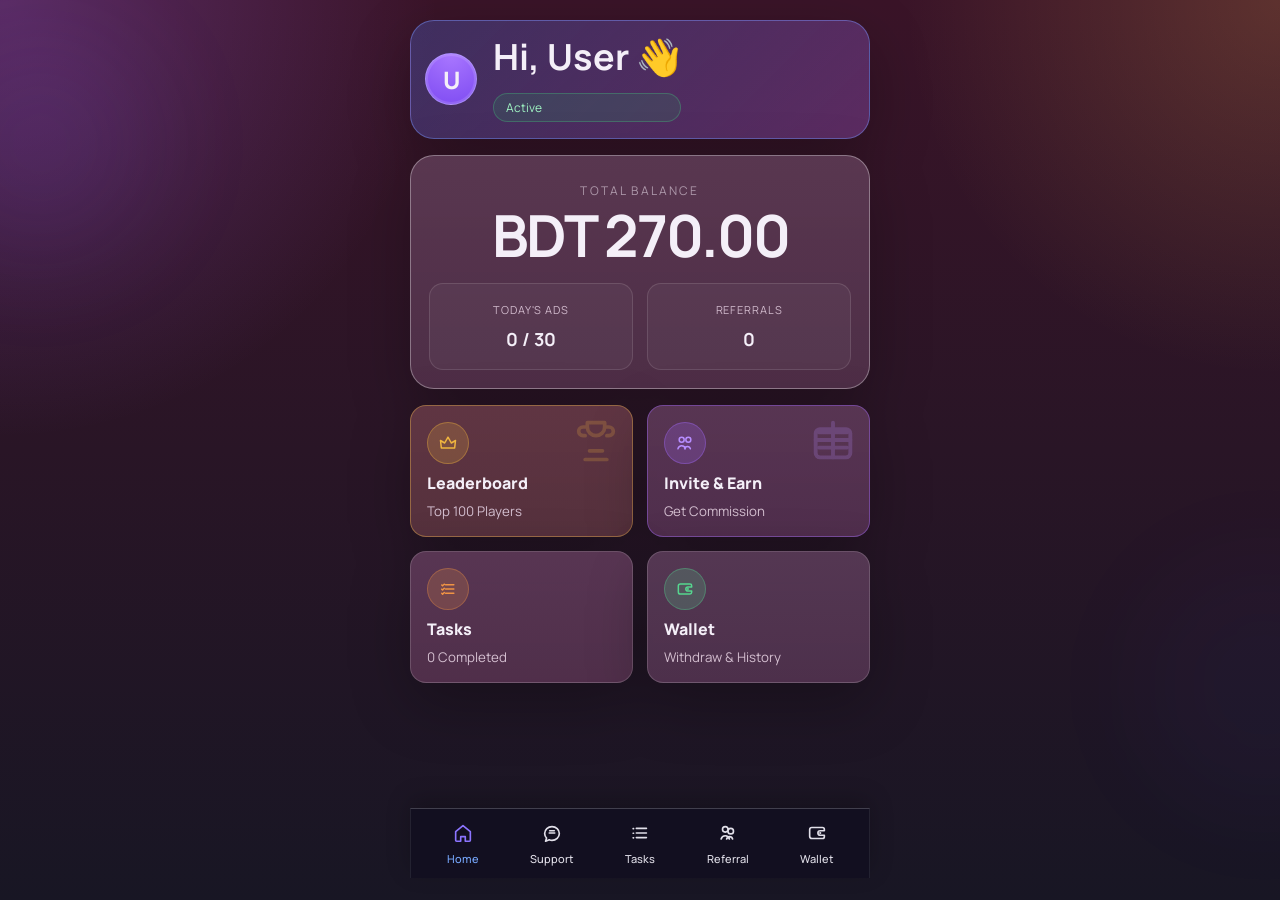
<file: webapp/index.html>
<!DOCTYPE html>
<html lang="en">
<head>
  <meta charset="UTF-8">
  <meta name="viewport" content="width=device-width, initial-scale=1.0, viewport-fit=cover">
  <title>DailyTaskReward Mini App</title>
  <link rel="icon" type="image/png" href="assets/logo.png">
  <link rel="preconnect" href="https://fonts.googleapis.com">
  <link rel="preconnect" href="https://fonts.gstatic.com" crossorigin>
  <link href="https://fonts.googleapis.com/css2?family=Manrope:wght@400;500;700;800&display=swap" rel="stylesheet">
  <link rel="stylesheet" href="styles.css">
  <script src="https://telegram.org/js/telegram-web-app.js"></script>
  <script src='https://libtl.com/sdk.js' data-zone='10728950' data-sdk='show_10728950'></script>
</head>

<body>
  <div class="app-shell">
    <div class="backdrop backdrop-a"></div>
    <div class="backdrop backdrop-b"></div>

    <main class="screen-stack">
      <section class="screen is-active" data-screen="home">
        <header class="hero-card home-hero">
          <div class="profile-chip">
            <div class="avatar" id="avatarInitial">D</div>
            <div class="profile-copy">
              <h1 id="displayName">Hi, User</h1>
              <span class="status-pill" id="statusPill">Active</span>
            </div>
          </div>
        </header>

        <section class="balance-card home-balance">
          <p class="section-kicker">Total Balance</p>
          <h2 class="balance-value" id="balanceValue">BDT 0.00</h2>
          <div class="stats-grid">
            <article class="stat-box">
              <p>Today's Ads</p>
              <strong id="adsToday">0 / 0</strong>
            </article>
            <article class="stat-box">
              <p>Referrals</p>
              <strong id="referralsCount">0</strong>
            </article>
          </div>
        </section>

        <section class="action-grid home-grid">
          <button class="feature-card feature-card-leader" data-action="leaderboard" data-target="home" type="button">
            <span class="feature-icon" aria-hidden="true">
              <svg class="feature-glyph" viewBox="0 0 24 24" fill="none">
                <path d="M4 18h16l1-9-5 3-4-7-4 7-5-3 1 9Z" stroke="currentColor" stroke-width="1.8" stroke-linejoin="round"/>
              </svg>
            </span>
            <span class="feature-watermark" aria-hidden="true">
              <svg class="feature-mark" viewBox="0 0 24 24" fill="none">
                <path d="M7 21h10M9 17h6M8 4h8v2a4 4 0 0 1-8 0V4Zm8 2h2a2 2 0 0 1 0 4h-1M8 6H6a2 2 0 1 0 0 4h1" stroke="currentColor" stroke-width="1.7" stroke-linecap="round" stroke-linejoin="round"/>
              </svg>
            </span>
            <strong>Leaderboard</strong>
            <small>Top 100 Players</small>
          </button>
          <button class="feature-card feature-card-referral" data-action="referral" data-target="referral" type="button">
            <span class="feature-icon" aria-hidden="true">
              <svg class="feature-glyph" viewBox="0 0 24 24" fill="none">
                <path d="M8 11a3 3 0 1 0 0-6 3 3 0 0 0 0 6Zm8 0a3 3 0 1 0 0-6 3 3 0 0 0 0 6ZM3.5 19c.6-2.4 2.7-3.8 4.5-3.8S12 16.6 12.5 19M11.5 19c.45-1.8 2-2.8 3.5-2.8s3.05 1 3.5 2.8" stroke="currentColor" stroke-width="1.8" stroke-linecap="round" stroke-linejoin="round"/>
              </svg>
            </span>
            <span class="feature-watermark" aria-hidden="true">
              <svg class="feature-mark" viewBox="0 0 24 24" fill="none">
                <path d="M12 4v16M4 12h16M5.5 8.5h13M5.5 15.5h13" stroke="currentColor" stroke-width="1.8" stroke-linecap="round"/>
                <rect x="4" y="7" width="16" height="13" rx="2" stroke="currentColor" stroke-width="1.8"/>
              </svg>
            </span>
            <strong>Invite &amp; Earn</strong>
            <small>Get Commission</small>
          </button>
          <button class="feature-card feature-card-tasks" data-action="tasks" data-target="tasks" type="button">
            <span class="feature-icon" aria-hidden="true">
              <svg class="feature-glyph" viewBox="0 0 24 24" fill="none">
                <path d="M9 7h10M9 12h10M9 17h10M4.5 7.2l1 1 2-2M4.5 12.2l1 1 2-2M4.5 17.2l1 1 2-2" stroke="currentColor" stroke-width="1.8" stroke-linecap="round" stroke-linejoin="round"/>
              </svg>
            </span>
            <strong>Tasks</strong>
            <small><span id="homeTasksCompleted">0</span> Completed</small>
          </button>
          <button class="feature-card feature-card-wallet" data-action="wallet" data-target="wallet" type="button">
            <span class="feature-icon" aria-hidden="true">
              <svg class="feature-glyph" viewBox="0 0 24 24" fill="none">
                <path d="M4 8.5A2.5 2.5 0 0 1 6.5 6H18a2 2 0 0 1 2 2v1.5h-4.5a2.5 2.5 0 0 0 0 5H20V16a2 2 0 0 1-2 2H6.5A2.5 2.5 0 0 1 4 15.5v-7Z" stroke="currentColor" stroke-width="1.8" stroke-linejoin="round"/>
                <path d="M15.5 12h.01" stroke="currentColor" stroke-width="2.4" stroke-linecap="round"/>
              </svg>
            </span>
            <strong>Wallet</strong>
            <small>Withdraw &amp; History</small>
          </button>
        </section>
      </section>

      <section class="screen" data-screen="tasks">
        <section class="compact-card mini-balance">
          <div class="mini-balance-row">
            <div class="mini-avatar" id="miniAvatarInitial">D</div>
            <div>
              <p class="micro-label">Total Balance</p>
              <strong class="mini-balance-value" id="tasksBalanceValue">0.00 BDT</strong>
            </div>
          </div>
        </section>

        <section class="compact-card goals-card">
          <div class="row-between">
            <h2 class="panel-title">Daily Goals</h2>
            <span class="goals-counter" id="goalsCounter">0 / 0</span>
          </div>
          <div class="slim-progress">
            <div class="slim-progress-fill" id="goalProgressFill"></div>
          </div>
          <p class="helper-text" id="goalHelperText">You have 0 tasks remaining today</p>
        </section>

        <section class="task-list" id="taskListContainer"></section>
      </section>

      <section class="screen" data-screen="referral">
        <header class="page-header center-header">
          <h2>Invite Friends</h2>
          <p>Earn <span id="referralRewardHeader">50.00 BDT</span> for every referral</p>
        </header>

        <section class="stats-grid referral-top-grid">
          <article class="stat-box stat-box-strong accent-violet-box">
            <p>Total Referrals</p>
            <strong id="referralTotal">0</strong>
          </article>
          <article class="stat-box stat-box-strong accent-mint-box">
            <p>Total Earnings</p>
            <strong id="referralEarnings">0.00 BDT</strong>
          </article>
        </section>

        <section class="list-card referral-card">
          <h3>Refer a friend and earn</h3>
          <div class="referral-banner">Share your referral link and invite your friends!<br>Earn <span id="referralRewardBanner">50.00 BDT</span> for every referral</div>
          <div class="referral-link-box">
            <input id="referralLinkInput" class="referral-link-input" type="text" readonly title="Referral link" aria-label="Referral link" placeholder="Referral link">
            <button class="copy-button" id="copyReferralButton" type="button">Copy</button>
          </div>
          <button class="share-button" id="shareReferralButton" type="button">Share to Telegram</button>
        </section>

        <section class="list-card empty-card">
          <div class="list-header">
            <h3>My Referrals</h3>
            <span class="muted-note" id="friendCountNote">0 Friends</span>
          </div>
          <div id="referralListContainer"></div>
        </section>
      </section>

      <section class="screen" data-screen="wallet">
        <header class="page-header center-header wallet-header">
          <h2>Wallet &amp; History</h2>
          <p>Manage your earnings</p>
        </header>

        <section class="balance-card wallet-balance-card">
          <p class="section-kicker">Current Balance</p>
          <h2 class="balance-value wallet-value" id="walletBalanceValue">0.00 BDT</h2>
        </section>

        <button class="withdraw-button" id="withdrawButton" type="button">Request Withdrawal</button>

        <section class="list-card empty-card wallet-history-card">
          <div class="list-header">
            <h3>Withdrawal History</h3>
            <span class="muted-note">Last 20</span>
          </div>
          <div id="withdrawalHistoryContainer"></div>
        </section>
      </section>

      <section class="screen" data-screen="withdraw-request">
        <header class="page-header center-header wallet-header">
          <h2>Withdrawal Request</h2>
          <p>Submit payment details</p>
        </header>

        <section class="list-card wallet-history-card">
          <div class="list-header">
            <h3>Requirements</h3>
            <span class="muted-note" id="withdrawReqBadge">Checking...</span>
          </div>
          <div id="withdrawReqInfo" class="withdraw-req-info">Loading...</div>
        </section>

        <section class="list-card wallet-history-card">
          <div class="list-header">
            <h3>Payment Details</h3>
            <span class="muted-note">Personal number only</span>
          </div>

          <div class="withdraw-form-group">
            <label class="withdraw-label" for="withdrawMethodSelect">Payment Method</label>
            <select id="withdrawMethodSelect" class="withdraw-input" title="Payment method">
              <option value="bkash">bKash</option>
              <option value="nagad">Nagad</option>
              <option value="rocket">Rocket</option>
            </select>
          </div>

          <div class="withdraw-form-group">
            <label class="withdraw-label" for="withdrawNumberInput">Personal Number</label>
            <input id="withdrawNumberInput" class="withdraw-input" type="tel" inputmode="numeric" placeholder="01XXXXXXXXX" maxlength="11" autocomplete="tel">
          </div>

          <button class="withdraw-button" id="submitWithdrawButton" type="button">Submit Request</button>
          <button class="primary-button alt-button" data-action="wallet" data-target="wallet" type="button">Back to Wallet</button>
        </section>
      </section>

      <section class="screen support-screen" data-screen="support">
        <header class="page-header center-header support-header">
          <h2>Support Center</h2>
          <p>We are here to help you</p>
        </header>

        <section class="list-card support-video-card">
          <div class="support-video-top">
            <span class="support-video-icon" aria-hidden="true">
              <svg class="support-video-glyph" viewBox="0 0 24 24" fill="none">
                <path d="M4 8a2 2 0 0 1 2-2h12a2 2 0 0 1 2 2v8a2 2 0 0 1-2 2H6a2 2 0 0 1-2-2V8Zm6 2.8v2.4L14 12l-4-1.2Z" stroke="currentColor" stroke-width="1.8" stroke-linejoin="round"/>
              </svg>
            </span>
            <div>
              <h3>How it works?</h3>
              <p>Watch the tutorial video</p>
            </div>
          </div>
          <button class="video-thumb" id="tutorialButton" type="button">
            <span class="video-play">PLAY</span>
            <span class="video-caption">Daily Rich tutorial</span>
          </button>
        </section>

        <section class="contact-section">
          <div class="section-heading-line"></div>
          <h3>Contact Us</h3>
        </section>

        <section class="contact-grid">
          <button class="contact-card contact-card-telegram" data-action="telegram-support" type="button">
            <span class="contact-icon contact-icon-telegram" aria-hidden="true">
              <svg class="contact-glyph" viewBox="0 0 24 24" fill="none">
                <path d="m21 4-3 15-5-4-3 3-1-4-4-2 16-8Z" stroke="currentColor" stroke-width="1.7" stroke-linejoin="round"/>
              </svg>
            </span>
            <strong>Telegram</strong>
            <small>Direct Message</small>
          </button>
          <button class="contact-card contact-card-email" data-action="email-support" type="button">
            <span class="contact-icon contact-icon-email" aria-hidden="true">
              <svg class="contact-glyph" viewBox="0 0 24 24" fill="none">
                <path d="M4 7.5h16v9a1.5 1.5 0 0 1-1.5 1.5h-13A1.5 1.5 0 0 1 4 16.5v-9Zm0 1 8 5 8-5" stroke="currentColor" stroke-width="1.8" stroke-linejoin="round"/>
              </svg>
            </span>
            <strong>Email</strong>
            <small>Send Inquiry</small>
          </button>
          <button class="contact-card contact-card-faq" data-action="faq" type="button">
            <span class="contact-icon contact-icon-faq" aria-hidden="true">
              <svg class="contact-glyph" viewBox="0 0 24 24" fill="none">
                <path d="M9.2 9.3a2.8 2.8 0 1 1 4.8 1.9c-.7.7-1.3 1.1-1.3 2.1M12 17.2h.01" stroke="currentColor" stroke-width="1.9" stroke-linecap="round" stroke-linejoin="round"/>
              </svg>
            </span>
            <strong>FAQ</strong>
            <small>Common Questions</small>
          </button>
          <button class="contact-card contact-card-live-chat" data-action="live-chat" type="button">
            <span class="contact-icon contact-icon-live-chat" aria-hidden="true">
              <svg class="contact-glyph" viewBox="0 0 24 24" fill="none">
                <path d="M4 7.5A3.5 3.5 0 0 1 7.5 4h4A3.5 3.5 0 0 1 15 7.5V10A3.5 3.5 0 0 1 11.5 13H9l-3.5 2V7.5Zm9 3A3.5 3.5 0 0 1 16.5 7H18a3 3 0 0 1 3 3v5l-3.2-1.7H16.5A3.5 3.5 0 0 1 13 10.5Z" stroke="currentColor" stroke-width="1.7" stroke-linejoin="round"/>
              </svg>
            </span>
            <strong>Live Chat</strong>
            <small>Instant Help</small>
          </button>
        </section>
      </section>
    </main>

    <nav class="bottom-nav" aria-label="Primary navigation">
      <button class="nav-item active" data-target="home" type="button" aria-label="Home">
        <span class="nav-icon" aria-hidden="true">
          <svg class="nav-glyph" viewBox="0 0 24 24" fill="none">
            <path d="M4 10.5L12 4l8 6.5V20a1 1 0 0 1-1 1h-4.5v-5h-5v5H5a1 1 0 0 1-1-1v-9.5Z" stroke="currentColor" stroke-width="1.8" stroke-linejoin="round"/>
          </svg>
        </span>
        <span class="nav-label">Home</span>
      </button>
      <button class="nav-item" data-target="support" type="button" aria-label="Support">
        <span class="nav-icon" aria-hidden="true">
          <svg class="nav-glyph" viewBox="0 0 24 24" fill="none">
            <path d="M12 20c4.4 0 8-3.36 8-7.5S16.4 5 12 5 4 8.36 4 12.5c0 1.9.76 3.64 2.03 4.97L5 21l4.04-1.68A8.63 8.63 0 0 0 12 20Z" stroke="currentColor" stroke-width="1.8" stroke-linejoin="round"/>
            <path d="M9 12h6M9.5 9.5h5" stroke="currentColor" stroke-width="1.8" stroke-linecap="round"/>
          </svg>
        </span>
        <span class="nav-label">Support</span>
      </button>
      <button class="nav-item" data-target="tasks" type="button" aria-label="Tasks">
        <span class="nav-icon" aria-hidden="true">
          <svg class="nav-glyph" viewBox="0 0 24 24" fill="none">
            <path d="M8 7h11M8 12h11M8 17h11M4.5 7.25h.5M4.5 12.25h.5M4.5 17.25h.5" stroke="currentColor" stroke-width="1.8" stroke-linecap="round" stroke-linejoin="round"/>
          </svg>
        </span>
        <span class="nav-label">Tasks</span>
      </button>
      <button class="nav-item" data-target="referral" type="button" aria-label="Referral">
        <span class="nav-icon" aria-hidden="true">
          <svg class="nav-glyph" viewBox="0 0 24 24" fill="none">
            <path d="M9 11a3 3 0 1 0 0-6 3 3 0 0 0 0 6Zm6 2a3 3 0 1 0 0-6 3 3 0 0 0 0 6ZM4.5 18.5c.58-2.3 2.56-3.5 4.5-3.5s3.92 1.2 4.5 3.5M10.5 18.5c.4-1.63 1.83-2.5 3.25-2.5s2.85.87 3.25 2.5" stroke="currentColor" stroke-width="1.8" stroke-linecap="round" stroke-linejoin="round"/>
          </svg>
        </span>
        <span class="nav-label">Referral</span>
      </button>
      <button class="nav-item" data-target="wallet" type="button" aria-label="Wallet">
        <span class="nav-icon" aria-hidden="true">
          <svg class="nav-glyph" viewBox="0 0 24 24" fill="none">
            <path d="M4 8.5A2.5 2.5 0 0 1 6.5 6H18a2 2 0 0 1 2 2v1.5h-4.5a2.5 2.5 0 0 0 0 5H20V16a2 2 0 0 1-2 2H6.5A2.5 2.5 0 0 1 4 15.5v-7Z" stroke="currentColor" stroke-width="1.8" stroke-linejoin="round"/>
            <path d="M15.5 12h.01" stroke="currentColor" stroke-width="2.4" stroke-linecap="round"/>
          </svg>
        </span>
        <span class="nav-label">Wallet</span>
      </button>
    </nav>
  </div>

  <script src="app.js"></script>
</body>
</html>
</file>
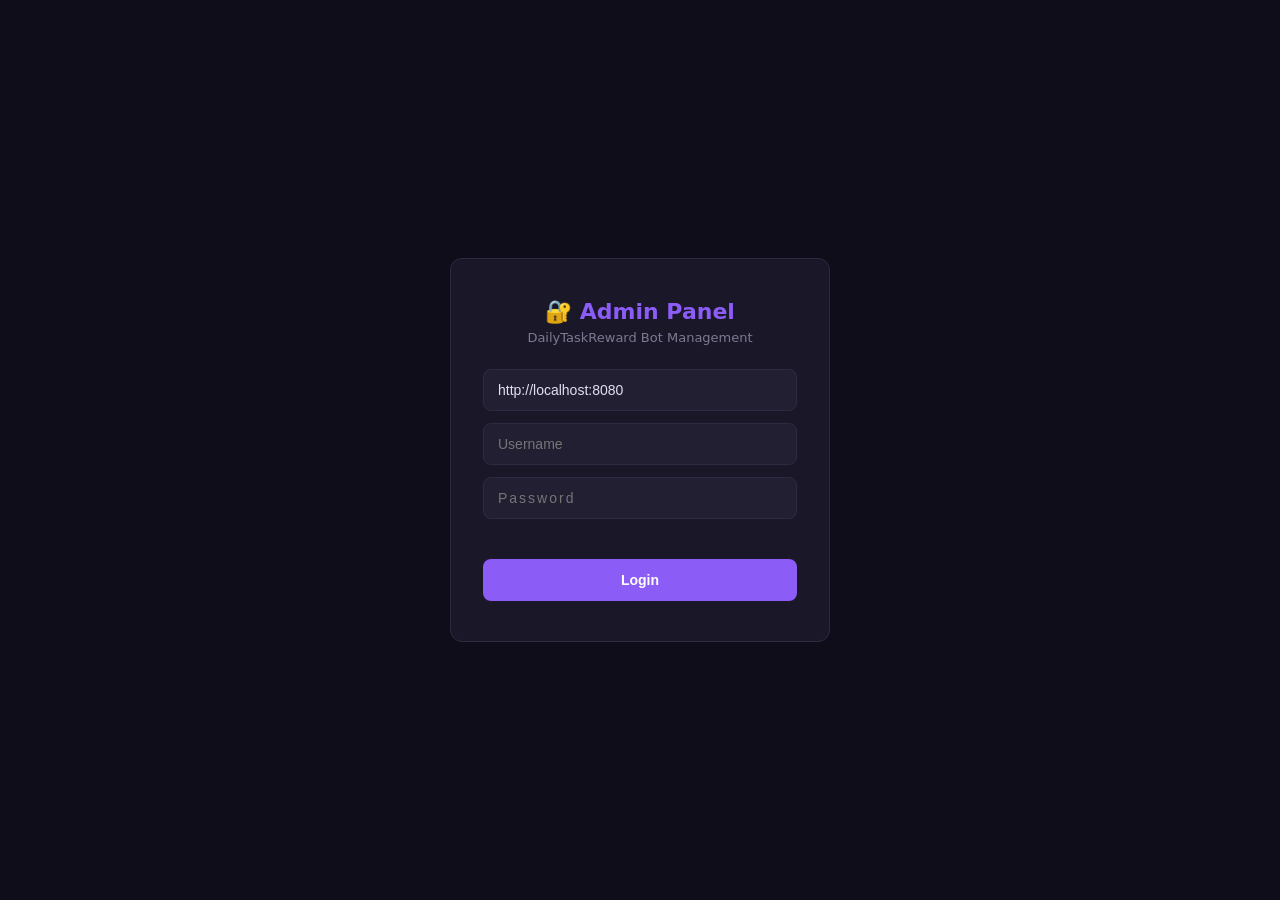
<file: webapp/admin/index.html>
<!DOCTYPE html>
<html lang="en">
<head>
  <meta charset="UTF-8">
  <meta name="viewport" content="width=device-width, initial-scale=1.0">
  <title>Admin Panel — DailyTaskReward</title>
  <style>
    *, *::before, *::after { box-sizing: border-box; margin: 0; padding: 0; }

    :root {
      --bg:       #0f0d1a;
      --surface:  #1a1728;
      --surface2: #231f33;
      --border:   #2e2a42;
      --accent:   #8b5cf6;
      --accent2:  #6d28d9;
      --green:    #10b981;
      --red:      #ef4444;
      --yellow:   #f59e0b;
      --blue:     #3b82f6;
      --text:     #e2e0f0;
      --muted:    #7c7a92;
      --radius:   12px;
    }

    body {
      background: var(--bg);
      color: var(--text);
      font-family: 'Segoe UI', system-ui, sans-serif;
      font-size: 14px;
      min-height: 100vh;
    }

    /* ── Login screen ── */
    #loginScreen {
      display: flex;
      align-items: center;
      justify-content: center;
      min-height: 100vh;
      padding: 20px;
    }
    .login-box {
      background: var(--surface);
      border: 1px solid var(--border);
      border-radius: var(--radius);
      padding: 40px 32px;
      width: 100%;
      max-width: 380px;
      text-align: center;
    }
    .login-box h1 { font-size: 22px; margin-bottom: 6px; color: var(--accent); }
    .login-box p  { color: var(--muted); margin-bottom: 24px; font-size: 13px; }
    .login-box input {
      width: 100%;
      padding: 12px 14px;
      background: var(--surface2);
      border: 1px solid var(--border);
      border-radius: 8px;
      color: var(--text);
      font-size: 14px;
      margin-bottom: 12px;
      outline: none;
      transition: border-color .2s;
    }
    .login-box input:focus { border-color: var(--accent); }
    .login-box input[type="password"] { letter-spacing: 2px; }
    .login-box .err { color: var(--red); font-size: 12px; margin-bottom: 10px; min-height: 18px; }
    .btn {
      padding: 10px 20px;
      border: none;
      border-radius: 8px;
      cursor: pointer;
      font-size: 14px;
      font-weight: 600;
      transition: opacity .15s;
    }
    .btn:hover { opacity: .85; }
    .btn-primary { background: var(--accent); color: #fff; }
    .login-box .btn-primary { width: 100%; padding: 13px; }
    .btn-green   { background: var(--green);  color: #fff; }
    .btn-red     { background: var(--red);    color: #fff; }
    .btn-yellow  { background: var(--yellow); color: #000; }
    .btn-ghost   { background: var(--surface2); color: var(--text); border: 1px solid var(--border); }
    .btn-sm      { padding: 5px 12px; font-size: 12px; }

    /* ── Main layout ── */
    #adminApp { display: none; }
    .topbar {
      background: var(--surface);
      border-bottom: 1px solid var(--border);
      padding: 0 24px;
      height: 56px;
      display: flex;
      align-items: center;
      justify-content: space-between;
      position: sticky;
      top: 0;
      z-index: 100;
    }
    .topbar-brand { font-weight: 700; font-size: 16px; color: var(--accent); }
    .topbar-right { display: flex; align-items: center; gap: 12px; }
    .api-url-display { font-size: 11px; color: var(--muted); max-width: 200px; overflow: hidden; text-overflow: ellipsis; white-space: nowrap; }

    .tabs {
      display: flex;
      gap: 4px;
      padding: 16px 24px 0;
      border-bottom: 1px solid var(--border);
      background: var(--surface);
    }
    .tab-btn {
      padding: 10px 20px;
      background: none;
      border: none;
      border-bottom: 2px solid transparent;
      color: var(--muted);
      cursor: pointer;
      font-size: 14px;
      font-weight: 600;
      transition: color .15s, border-color .15s;
    }
    .tab-btn.active { color: var(--accent); border-color: var(--accent); }

    .content { padding: 24px; max-width: 1100px; margin: 0 auto; }

    .tab-panel { display: none; }
    .tab-panel.active { display: block; }

    /* ── Stats ── */
    .stats-grid {
      display: grid;
      grid-template-columns: repeat(auto-fill, minmax(160px, 1fr));
      gap: 14px;
      margin-bottom: 28px;
    }
    .stat-card {
      background: var(--surface);
      border: 1px solid var(--border);
      border-radius: var(--radius);
      padding: 18px 16px;
    }
    .stat-card .label { color: var(--muted); font-size: 11px; text-transform: uppercase; letter-spacing: .5px; margin-bottom: 8px; }
    .stat-card .value { font-size: 26px; font-weight: 800; }

    /* ── Table ── */
    .card {
      background: var(--surface);
      border: 1px solid var(--border);
      border-radius: var(--radius);
      overflow: hidden;
      margin-bottom: 20px;
    }
    .card-header {
      padding: 14px 18px;
      border-bottom: 1px solid var(--border);
      display: flex;
      align-items: center;
      justify-content: space-between;
      gap: 12px;
      flex-wrap: wrap;
    }
    .card-header h3 { font-size: 15px; font-weight: 700; }
    .card-header .controls { display: flex; gap: 8px; align-items: center; flex-wrap: wrap; }
    .card-header input, .card-header select {
      padding: 7px 10px;
      background: var(--surface2);
      border: 1px solid var(--border);
      border-radius: 7px;
      color: var(--text);
      font-size: 13px;
      outline: none;
    }
    table {
      width: 100%;
      border-collapse: collapse;
    }
    th, td {
      padding: 11px 14px;
      text-align: left;
      border-bottom: 1px solid var(--border);
      font-size: 13px;
    }
    th { color: var(--muted); font-weight: 600; font-size: 11px; text-transform: uppercase; background: var(--surface2); }
    tr:last-child td { border-bottom: none; }
    tr:hover td { background: rgba(139,92,246,.06); }

    .badge {
      padding: 3px 9px;
      border-radius: 20px;
      font-size: 11px;
      font-weight: 700;
    }
    .badge-pending  { background: rgba(245,158,11,.15); color: var(--yellow); }
    .badge-approved { background: rgba(16,185,129,.15); color: var(--green); }
    .badge-rejected { background: rgba(239,68,68,.15);  color: var(--red); }
    .badge-banned   { background: rgba(239,68,68,.15);  color: var(--red); }
    .badge-active   { background: rgba(16,185,129,.15); color: var(--green); }
    .badge-disabled { background: rgba(124,122,146,.16); color: var(--muted); }

    .action-row { display: flex; gap: 6px; flex-wrap: wrap; }

    .pagination {
      display: flex;
      align-items: center;
      gap: 10px;
      padding: 12px 18px;
      border-top: 1px solid var(--border);
      font-size: 13px;
      color: var(--muted);
    }
    .pagination button { min-width: 80px; }

    /* ── Modal ── */
    .modal-backdrop {
      position: fixed; inset: 0;
      background: rgba(0,0,0,.7);
      display: flex; align-items: center; justify-content: center;
      z-index: 500;
      opacity: 0; pointer-events: none;
      transition: opacity .2s;
    }
    .modal-backdrop.open { opacity: 1; pointer-events: all; }
    .modal {
      background: var(--surface);
      border: 1px solid var(--border);
      border-radius: var(--radius);
      padding: 28px;
      width: 100%;
      max-width: 420px;
      transform: translateY(20px);
      transition: transform .2s;
    }
    .modal-backdrop.open .modal { transform: translateY(0); }
    .modal-lg {
      max-width: 960px;
      max-height: calc(100vh - 40px);
      overflow: auto;
    }
    .modal h3 { margin-bottom: 12px; font-size: 17px; }
    .modal p { color: var(--muted); margin-bottom: 20px; font-size: 13px; line-height: 1.6; }
    .modal input, .modal select, .modal textarea {
      width: 100%;
      padding: 10px 12px;
      background: var(--surface2);
      border: 1px solid var(--border);
      border-radius: 8px;
      color: var(--text);
      font-size: 14px;
      margin-bottom: 16px;
      outline: none;
    }
    .modal textarea { min-height: 100px; resize: vertical; }
    .modal-actions { display: flex; gap: 10px; justify-content: flex-end; }

    .grid-2 {
      display: grid;
      grid-template-columns: repeat(2, minmax(0, 1fr));
      gap: 12px;
    }
    .summary-grid {
      display: grid;
      grid-template-columns: repeat(auto-fit, minmax(140px, 1fr));
      gap: 12px;
      margin-bottom: 20px;
    }
    .summary-card {
      background: var(--surface2);
      border: 1px solid var(--border);
      border-radius: 10px;
      padding: 14px;
    }
    .summary-card .label {
      color: var(--muted);
      font-size: 11px;
      text-transform: uppercase;
      margin-bottom: 6px;
    }
    .summary-card .value {
      font-size: 18px;
      font-weight: 700;
    }
    .detail-grid {
      display: grid;
      grid-template-columns: 1.2fr .8fr;
      gap: 16px;
    }
    .detail-section {
      background: var(--surface2);
      border: 1px solid var(--border);
      border-radius: 10px;
      padding: 14px;
      margin-bottom: 16px;
    }
    .detail-section h4 {
      font-size: 14px;
      margin-bottom: 12px;
    }
    .detail-list {
      display: grid;
      gap: 8px;
    }
    .detail-item {
      display: flex;
      justify-content: space-between;
      gap: 10px;
      font-size: 13px;
      padding-bottom: 8px;
      border-bottom: 1px solid rgba(255,255,255,.05);
    }
    .detail-item:last-child { border-bottom: none; padding-bottom: 0; }
    .muted { color: var(--muted); }
    .checkbox-row {
      display: flex;
      align-items: center;
      gap: 8px;
      margin-bottom: 16px;
      font-size: 13px;
      color: var(--muted);
    }
    .checkbox-row input {
      width: auto;
      margin: 0;
    }
    .stack { display: grid; gap: 10px; }

    .empty { text-align: center; padding: 40px; color: var(--muted); }
    .loading { text-align: center; padding: 30px; color: var(--muted); }

    .toast {
      position: fixed; bottom: 24px; right: 24px;
      background: var(--surface2);
      border: 1px solid var(--border);
      border-radius: 10px;
      padding: 12px 18px;
      font-size: 13px;
      z-index: 1000;
      opacity: 0;
      transform: translateY(10px);
      transition: opacity .25s, transform .25s;
      pointer-events: none;
    }
    .toast.show { opacity: 1; transform: translateY(0); }
    .toast.success { border-color: var(--green); color: var(--green); }
    .toast.error   { border-color: var(--red);   color: var(--red); }

    @media (max-width: 600px) {
      .content { padding: 14px; }
      .topbar  { padding: 0 14px; }
      .tabs    { padding: 12px 14px 0; overflow-x: auto; }
      th, td   { padding: 9px 10px; }
    }
    @media (max-width: 900px) {
      .detail-grid, .grid-2 { grid-template-columns: 1fr; }
    }
  </style>
</head>
<body>

<!-- ── Login ── -->
<div id="loginScreen">
  <div class="login-box">
    <h1>🔐 Admin Panel</h1>
    <p>DailyTaskReward Bot Management</p>
    <input id="serverUrlInput" type="url" placeholder="Server URL (e.g. http://localhost:8080)" autocomplete="url">
    <input id="usernameInput" type="text" placeholder="Username" autocomplete="username">
    <input id="passwordInput" type="password" placeholder="Password" autocomplete="current-password" onkeydown="if(event.key==='Enter')doLogin()">
    <div class="err" id="loginErr"></div>
    <button class="btn btn-primary" onclick="doLogin()">Login</button>
  </div>
</div>

<!-- ── App ── -->
<div id="adminApp">
  <header class="topbar">
    <span class="topbar-brand">⚙️ Admin Panel</span>
    <div class="topbar-right">
      <span class="api-url-display" id="topApiUrl"></span>
      <button class="btn btn-ghost btn-sm" onclick="doLogout()">Logout</button>
    </div>
  </header>

  <nav class="tabs">
    <button class="tab-btn active" onclick="showTab('dashboard')">📊 Dashboard</button>
    <button class="tab-btn" onclick="showTab('withdrawals')">💸 Withdrawals</button>
    <button class="tab-btn" onclick="showTab('users')">👥 Users</button>
    <button class="tab-btn" onclick="showTab('tasks')">🧩 Tasks</button>
  </nav>

  <div class="content">

    <!-- Dashboard -->
    <div class="tab-panel active" id="tab-dashboard">
      <div class="stats-grid" id="statsGrid">
        <div class="loading">Loading stats…</div>
      </div>
    </div>

    <!-- Withdrawals -->
    <div class="tab-panel" id="tab-withdrawals">
      <div class="card">
        <div class="card-header">
          <h3>Withdrawal Requests</h3>
          <div class="controls">
            <select id="wdStatusFilter" onchange="loadWithdrawals()">
              <option value="pending">Pending</option>
              <option value="approved">Approved</option>
              <option value="rejected">Rejected</option>
              <option value="all">All</option>
            </select>
            <button class="btn btn-ghost btn-sm" onclick="loadWithdrawals()">↻ Refresh</button>
          </div>
        </div>
        <div id="wdTableWrap"><div class="loading">Loading…</div></div>
        <div class="pagination" id="wdPagination" hidden>
          <button class="btn btn-ghost btn-sm" id="wdPrevBtn" onclick="wdPage(-1)">◀ Prev</button>
          <span id="wdPageInfo"></span>
          <button class="btn btn-ghost btn-sm" id="wdNextBtn" onclick="wdPage(1)">Next ▶</button>
        </div>
      </div>
    </div>

    <!-- Users -->
    <div class="tab-panel" id="tab-users">
      <div class="card">
        <div class="card-header">
          <h3>Users</h3>
          <div class="controls">
            <input id="userSearch" type="text" placeholder="Search name / username / ID…" oninput="debounceUserSearch()">
            <button class="btn btn-ghost btn-sm" onclick="loadUsers()">↻ Refresh</button>
          </div>
        </div>
        <div id="usersTableWrap"><div class="loading">Loading…</div></div>
        <div class="pagination" id="userPagination" hidden>
          <button class="btn btn-ghost btn-sm" id="userPrevBtn" onclick="userPage(-1)">◀ Prev</button>
          <span id="userPageInfo"></span>
          <button class="btn btn-ghost btn-sm" id="userNextBtn" onclick="userPage(1)">Next ▶</button>
        </div>
      </div>
    </div>

    <div class="tab-panel" id="tab-tasks">
      <div class="card">
        <div class="card-header">
          <h3>Tasks</h3>
          <div class="controls">
            <button class="btn btn-primary btn-sm" onclick="openTaskModal()">+ Add Task</button>
            <button class="btn btn-ghost btn-sm" onclick="loadTasks()">↻ Refresh</button>
          </div>
        </div>
        <div id="tasksTableWrap"><div class="loading">Loading…</div></div>
      </div>
    </div>

  </div>
</div>

<!-- Confirm modal -->
<div class="modal-backdrop" id="confirmModal">
  <div class="modal">
    <h3 id="modalTitle">Confirm</h3>
    <p id="modalBody"></p>
    <div class="modal-actions">
      <button class="btn btn-ghost" onclick="closeModal()">Cancel</button>
      <button class="btn btn-primary" id="modalConfirmBtn" onclick="modalConfirm()">Confirm</button>
    </div>
  </div>
</div>

<!-- Add Points modal -->
<div class="modal-backdrop" id="pointsModal">
  <div class="modal">
    <h3>Add / Deduct Points</h3>
    <p>Enter positive number to add, negative to deduct. User: <strong id="pointsUserLabel"></strong></p>
    <input id="pointsInput" type="number" placeholder="e.g. 500 or -200">
    <div class="modal-actions">
      <button class="btn btn-ghost" onclick="closePointsModal()">Cancel</button>
      <button class="btn btn-primary" onclick="confirmAddPoints()">Apply</button>
    </div>
  </div>
</div>

<div class="modal-backdrop" id="taskModal">
  <div class="modal modal-lg">
    <h3 id="taskModalTitle">Add Task</h3>
    <div class="grid-2">
      <div>
        <label class="muted">Task Key</label>
        <input id="taskKeyInput" type="text" placeholder="e.g. watch_ad_bonus">
      </div>
      <div>
        <label class="muted">Title</label>
        <input id="taskTitleInput" type="text" placeholder="Task title">
      </div>
      <div>
        <label class="muted">Button Text</label>
        <input id="taskButtonTextInput" type="text" placeholder="Button label">
      </div>
      <div>
        <label class="muted">Task Kind</label>
        <select id="taskKindInput" title="Task kind">
          <option value="link">Link</option>
          <option value="instant">Instant</option>
        </select>
      </div>
      <div>
        <label class="muted">Target URL</label>
        <input id="taskTargetUrlInput" type="url" placeholder="https://example.com">
      </div>
      <div>
        <label class="muted">Reward Points</label>
        <input id="taskRewardInput" type="number" min="1" placeholder="300">
      </div>
      <div>
        <label class="muted">Daily Limit</label>
        <input id="taskDailyLimitInput" type="number" min="1" placeholder="1">
      </div>
      <div>
        <label class="muted">Cooldown Seconds</label>
        <input id="taskCooldownInput" type="number" min="0" placeholder="0">
      </div>
      <div>
        <label class="muted">Verify Seconds</label>
        <input id="taskVerifyInput" type="number" min="0" placeholder="0">
      </div>
      <div>
        <label class="muted">Sort Order</label>
        <input id="taskSortOrderInput" type="number" min="0" placeholder="100">
      </div>
    </div>
    <label class="muted">Description</label>
    <textarea id="taskDescriptionInput" placeholder="Task description"></textarea>
    <label class="checkbox-row"><input id="taskIsActiveInput" type="checkbox" checked> Active task</label>
    <div class="modal-actions">
      <button class="btn btn-ghost" onclick="closeTaskModal()">Cancel</button>
      <button class="btn btn-primary" onclick="saveTask()">Save</button>
    </div>
  </div>
</div>

<div class="modal-backdrop" id="userDetailModal">
  <div class="modal modal-lg">
    <h3>User Details</h3>
    <div id="userDetailBody"><div class="loading">Loading…</div></div>
    <div class="modal-actions">
      <button class="btn btn-ghost" onclick="closeUserDetailModal()">Close</button>
    </div>
  </div>
</div>

<!-- Toast -->
<div class="toast" id="toast"></div>

<script>
// ──────────────────────────────────────────────
// State
// ──────────────────────────────────────────────
let API_URL = "";
let TOKEN   = "";
const PAGE_SIZE = 50;
let wdOffset   = 0;
let wdTotal    = 0;
let userOffset = 0;
let userTotal  = 0;
let _modalCb   = null;
let _pointsUserId = null;
let _searchTimer  = null;
let _taskRows = [];
let _taskEditId = null;

// ──────────────────────────────────────────────
// Auth
// ──────────────────────────────────────────────
async function doLogin() {
  const serverUrl = document.getElementById("serverUrlInput").value.trim().replace(/\/$/, "");
  const username  = document.getElementById("usernameInput").value.trim();
  const password  = document.getElementById("passwordInput").value;
  const errEl     = document.getElementById("loginErr");
  errEl.textContent = "";
  if (!serverUrl) { errEl.textContent = "Please enter the server URL."; return; }
  if (!username || !password) { errEl.textContent = "Please enter username and password."; return; }

  API_URL = serverUrl;
  try {
    const res = await fetch(API_URL + "/api/login", {
      method: "POST",
      headers: { "Content-Type": "application/json" },
      body: JSON.stringify({ username, password }),
    });
    const data = await res.json();
    if (!res.ok) { errEl.textContent = data.error || "Login failed."; return; }
    TOKEN = data.token;
    localStorage.setItem("admin_token", TOKEN);
    localStorage.setItem("admin_api_url", API_URL);
    showApp();
  } catch(e) {
    errEl.textContent = "Cannot reach server: " + e.message;
  }
}

function doLogout() {
  localStorage.removeItem("admin_token");
  localStorage.removeItem("admin_api_url");
  API_URL = TOKEN = "";
  document.getElementById("adminApp").style.display    = "none";
  document.getElementById("loginScreen").style.display = "flex";
  document.getElementById("passwordInput").value = "";
}

function showApp() {
  document.getElementById("loginScreen").style.display = "none";
  document.getElementById("adminApp").style.display    = "block";
  document.getElementById("topApiUrl").textContent     = API_URL;
  loadDashboard();
}

// ──────────────────────────────────────────────
// Fetch helper
// ──────────────────────────────────────────────
async function api(path, opts = {}) {
  const res = await fetch(API_URL + path, {
    ...opts,
    headers: {
      "Authorization": `Bearer ${TOKEN}`,
      "Content-Type": "application/json",
      ...(opts.headers || {}),
    },
  });
  if (res.status === 401) { doLogout(); throw new Error("Unauthorized"); }
  if (!res.ok) { const e = await res.json().catch(()=>({error: res.statusText})); throw new Error(e.error || res.statusText); }
  return res.json();
}

// ──────────────────────────────────────────────
// Toast
// ──────────────────────────────────────────────
function toast(msg, type = "success") {
  const t = document.getElementById("toast");
  t.textContent = msg;
  t.className = `toast show ${type}`;
  setTimeout(() => t.className = "toast", 3000);
}

// ──────────────────────────────────────────────
// Tabs
// ──────────────────────────────────────────────
function showTab(name) {
  document.querySelectorAll(".tab-panel").forEach(p => p.classList.remove("active"));
  document.querySelectorAll(".tab-btn").forEach(b => b.classList.remove("active"));
  document.getElementById("tab-" + name).classList.add("active");
  event.currentTarget.classList.add("active");
  if (name === "dashboard")   loadDashboard();
  if (name === "withdrawals") loadWithdrawals();
  if (name === "users")       loadUsers();
  if (name === "tasks")       loadTasks();
}

// ──────────────────────────────────────────────
// Dashboard
// ──────────────────────────────────────────────
async function loadDashboard() {
  const g = document.getElementById("statsGrid");
  g.innerHTML = '<div class="loading">Loading stats…</div>';
  try {
    const s = await api("/api/stats");
    const cards = [
      { label: "Total Users",         value: s.total_users,             color: "#8b5cf6" },
      { label: "New Today",           value: s.today_users,             color: "#3b82f6" },
      { label: "Tasks Today",         value: s.today_tasks,             color: "#10b981" },
      { label: "Pending Withdrawals", value: s.pending_withdrawals,     color: "#f59e0b" },
      { label: "Total Points Given",  value: s.total_points_distributed, color: "#ec4899" },
    ];
    g.innerHTML = cards.map(c => `
      <div class="stat-card">
        <div class="label">${c.label}</div>
        <div class="value" style="color:${c.color}">${c.value?.toLocaleString()}</div>
      </div>`).join("");
  } catch(e) {
    g.innerHTML = `<div class="empty">Error: ${e.message}</div>`;
  }
}

// ──────────────────────────────────────────────
// Withdrawals
// ──────────────────────────────────────────────
async function loadWithdrawals() {
  wdOffset = 0;
  await fetchWithdrawals();
}

async function fetchWithdrawals() {
  const status = document.getElementById("wdStatusFilter").value;
  const wrap   = document.getElementById("wdTableWrap");
  wrap.innerHTML = '<div class="loading">Loading…</div>';
  try {
    const data = await api(`/api/withdrawals?status=${encodeURIComponent(status)}&limit=${PAGE_SIZE}&offset=${wdOffset}`);
    wdTotal = data.total;
    renderWithdrawalsTable(data.rows);
  } catch(e) {
    wrap.innerHTML = `<div class="empty">Error: ${e.message}</div>`;
  }
}

function renderWithdrawalsTable(rows) {
  const wrap = document.getElementById("wdTableWrap");
  if (!rows.length) { wrap.innerHTML = '<div class="empty">No records found.</div>'; hidePagination("wd"); return; }
  const methodLabel = { bkash: "bKash", nagad: "Nagad", rocket: "Rocket" };
  wrap.innerHTML = `<table>
    <thead><tr>
      <th>#</th><th>User</th><th>Amount</th><th>Method</th><th>Number</th><th>Status</th><th>Date</th><th>Actions</th>
    </tr></thead>
    <tbody>
    ${rows.map(w => {
      const name = w.full_name || w.username || w.user_id;
      const status = w.status;
      const badge = `<span class="badge badge-${status}">${status}</span>`;
      const actions = status === "pending" ? `
        <div class="action-row">
          <button class="btn btn-green btn-sm" onclick="confirmAction('approve_wd',${w.id},'Approve withdrawal #${w.id} for ${name}?')">✓ Approve</button>
          <button class="btn btn-red btn-sm"   onclick="confirmAction('reject_wd',${w.id},'Reject and refund points for withdrawal #${w.id}?')">✗ Reject</button>
        </div>` : "—";
      return `<tr>
        <td><code>${w.id}</code></td>
        <td>${escHtml(name)}<br><span style="color:var(--muted);font-size:11px">${w.user_id}</span></td>
        <td><strong>৳${Number(w.amount_bdt).toFixed(2)}</strong><br><span style="color:var(--muted);font-size:11px">${w.points} pts</span></td>
        <td>${methodLabel[w.payment_method] || w.payment_method}</td>
        <td><code>${escHtml(w.payment_number)}</code></td>
        <td>${badge}</td>
        <td>${w.requested_at ? w.requested_at.slice(0,16) : "—"}</td>
        <td>${actions}</td>
      </tr>`;
    }).join("")}
    </tbody>
  </table>`;
  renderPagination("wd", wdOffset, wdTotal);
}

function wdPage(dir) {
  wdOffset = Math.max(0, wdOffset + dir * PAGE_SIZE);
  fetchWithdrawals();
}

// ──────────────────────────────────────────────
// Users
// ──────────────────────────────────────────────
async function loadUsers() {
  userOffset = 0;
  await fetchUsers();
}

async function fetchUsers() {
  const search = document.getElementById("userSearch").value.trim();
  const wrap   = document.getElementById("usersTableWrap");
  wrap.innerHTML = '<div class="loading">Loading…</div>';
  try {
    const data = await api(`/api/users?limit=${PAGE_SIZE}&offset=${userOffset}&search=${encodeURIComponent(search)}`);
    userTotal = data.total;
    renderUsersTable(data.rows);
  } catch(e) {
    wrap.innerHTML = `<div class="empty">Error: ${e.message}</div>`;
  }
}

function renderUsersTable(rows) {
  const wrap = document.getElementById("usersTableWrap");
  if (!rows.length) { wrap.innerHTML = '<div class="empty">No users found.</div>'; hidePagination("user"); return; }
  wrap.innerHTML = `<table>
    <thead><tr>
      <th>ID</th><th>Name</th><th>Username</th><th>Points</th><th>Earned</th><th>Withdrawn</th><th>Status</th><th>Joined</th><th>Actions</th>
    </tr></thead>
    <tbody>
    ${rows.map(u => {
      const banned = u.is_banned === 1;
      const badge = `<span class="badge badge-${banned ? "banned" : "active"}">${banned ? "Banned" : "Active"}</span>`;
      return `<tr>
        <td><code>${u.user_id}</code></td>
        <td>${escHtml(u.full_name || "—")}</td>
        <td>${u.username ? "@" + escHtml(u.username) : "—"}</td>
        <td><strong>${u.points?.toLocaleString()}</strong></td>
        <td>${u.total_earned?.toLocaleString()}</td>
        <td>${u.total_withdrawn?.toLocaleString()}</td>
        <td>${badge}</td>
        <td>${u.joined_at ? u.joined_at.slice(0,10) : "—"}</td>
        <td>
          <div class="action-row">
            <button class="btn btn-ghost btn-sm" onclick="openUserDetailModal(${u.user_id})">View</button>
            <button class="btn btn-yellow btn-sm" onclick='openPointsModal(${u.user_id}, ${JSON.stringify(u.full_name || u.username || String(u.user_id))})'>± Pts</button>
            ${banned
              ? `<button class="btn btn-green btn-sm" onclick="confirmAction('unban',${u.user_id},'Unban user ${u.user_id}?')">Unban</button>`
              : `<button class="btn btn-red btn-sm"   onclick="confirmAction('ban',${u.user_id},'Ban user ${u.user_id}? They cannot use the bot.')">Ban</button>`
            }
            <button class="btn btn-red btn-sm" onclick="confirmAction('delete_user',${u.user_id},'Delete user ${u.user_id} and all related data? This cannot be undone.')">Delete</button>
          </div>
        </td>
      </tr>`;
    }).join("")}
    </tbody>
  </table>`;
  renderPagination("user", userOffset, userTotal);
}

function userPage(dir) {
  userOffset = Math.max(0, userOffset + dir * PAGE_SIZE);
  fetchUsers();
}

function debounceUserSearch() {
  clearTimeout(_searchTimer);
  _searchTimer = setTimeout(loadUsers, 400);
}

// ──────────────────────────────────────────────
// Pagination helper
// ──────────────────────────────────────────────
function renderPagination(key, offset, total) {
  const el   = document.getElementById(key + "Pagination");
  const info = document.getElementById(key + "PageInfo");
  const prev = document.getElementById(key + "PrevBtn");
  const next = document.getElementById(key + "NextBtn");
  el.hidden = total <= PAGE_SIZE;
  const page = Math.floor(offset / PAGE_SIZE) + 1;
  const pages = Math.ceil(total / PAGE_SIZE);
  info.textContent = `Page ${page} / ${pages}  (${total} total)`;
  prev.disabled = offset === 0;
  next.disabled = offset + PAGE_SIZE >= total;
}

function hidePagination(key) {
  document.getElementById(key + "Pagination").hidden = true;
}

// ──────────────────────────────────────────────
// Tasks
// ──────────────────────────────────────────────
async function loadTasks() {
  const wrap = document.getElementById("tasksTableWrap");
  wrap.innerHTML = '<div class="loading">Loading…</div>';
  try {
    const data = await api("/api/tasks?include_inactive=1");
    _taskRows = data.rows || [];
    renderTasksTable(_taskRows);
  } catch (e) {
    wrap.innerHTML = `<div class="empty">Error: ${e.message}</div>`;
  }
}

function renderTasksTable(rows) {
  const wrap = document.getElementById("tasksTableWrap");
  if (!rows.length) {
    wrap.innerHTML = '<div class="empty">No tasks found.</div>';
    return;
  }
  wrap.innerHTML = `<table>
    <thead><tr>
      <th>ID</th><th>Key</th><th>Title</th><th>Kind</th><th>Reward</th><th>Limit</th><th>Status</th><th>Completions</th><th>Actions</th>
    </tr></thead>
    <tbody>
    ${rows.map(t => {
      const active = t.is_active === 1;
      const badge = `<span class="badge badge-${active ? "active" : "disabled"}">${active ? "Active" : "Disabled"}</span>`;
      return `<tr>
        <td><code>${t.id}</code></td>
        <td><code>${escHtml(t.task_key)}</code></td>
        <td>${escHtml(t.title)}<br><span class="muted">${escHtml(t.button_text || "—")}</span></td>
        <td>${escHtml(t.task_kind)}</td>
        <td><strong>${Number(t.reward_points).toLocaleString()}</strong></td>
        <td>${t.daily_limit}/day<br><span class="muted">cd ${t.cooldown_seconds}s, verify ${t.verify_seconds}s</span></td>
        <td>${badge}</td>
        <td>${Number(t.total_completions || 0).toLocaleString()}<br><span class="muted">today ${Number(t.today_completions || 0).toLocaleString()}</span></td>
        <td>
          <div class="action-row">
            <button class="btn btn-ghost btn-sm" onclick="openTaskModalById(${t.id})">Edit</button>
            <button class="btn btn-yellow btn-sm" onclick="confirmAction('toggle_task',${t.id},'${active ? "Disable" : "Enable"} task ${escJs(t.title)}?')">${active ? "Disable" : "Enable"}</button>
            <button class="btn btn-red btn-sm" onclick="confirmAction('delete_task',${t.id},'Delete task ${escJs(t.title)} permanently?')">Delete</button>
          </div>
        </td>
      </tr>`;
    }).join("")}
    </tbody>
  </table>`;
}

function openTaskModalById(taskId) {
  const task = _taskRows.find(row => row.id === taskId);
  openTaskModal(task || null);
}

function openTaskModal(task = null) {
  _taskEditId = task ? task.id : null;
  document.getElementById("taskModalTitle").textContent = task ? "Edit Task" : "Add Task";
  document.getElementById("taskKeyInput").value = task?.task_key || "";
  document.getElementById("taskTitleInput").value = task?.title || "";
  document.getElementById("taskDescriptionInput").value = task?.description || "";
  document.getElementById("taskButtonTextInput").value = task?.button_text || "";
  document.getElementById("taskKindInput").value = task?.task_kind || "link";
  document.getElementById("taskTargetUrlInput").value = task?.target_url || "";
  document.getElementById("taskRewardInput").value = task?.reward_points || "";
  document.getElementById("taskDailyLimitInput").value = task?.daily_limit || 1;
  document.getElementById("taskCooldownInput").value = task?.cooldown_seconds || 0;
  document.getElementById("taskVerifyInput").value = task?.verify_seconds || 0;
  document.getElementById("taskSortOrderInput").value = task?.sort_order || 100;
  document.getElementById("taskIsActiveInput").checked = task ? task.is_active === 1 : true;
  document.getElementById("taskModal").classList.add("open");
}

function closeTaskModal() {
  document.getElementById("taskModal").classList.remove("open");
  _taskEditId = null;
}

async function saveTask() {
  const payload = {
    task_key: document.getElementById("taskKeyInput").value.trim(),
    title: document.getElementById("taskTitleInput").value.trim(),
    description: document.getElementById("taskDescriptionInput").value.trim(),
    button_text: document.getElementById("taskButtonTextInput").value.trim(),
    task_kind: document.getElementById("taskKindInput").value,
    target_url: document.getElementById("taskTargetUrlInput").value.trim(),
    reward_points: parseInt(document.getElementById("taskRewardInput").value, 10),
    daily_limit: parseInt(document.getElementById("taskDailyLimitInput").value, 10),
    cooldown_seconds: parseInt(document.getElementById("taskCooldownInput").value, 10) || 0,
    verify_seconds: parseInt(document.getElementById("taskVerifyInput").value, 10) || 0,
    sort_order: parseInt(document.getElementById("taskSortOrderInput").value, 10) || 100,
    is_active: document.getElementById("taskIsActiveInput").checked,
  };

  try {
    if (_taskEditId) {
      await api(`/api/tasks/${_taskEditId}`, { method: "PUT", body: JSON.stringify(payload) });
      toast("Task updated");
    } else {
      await api("/api/tasks", { method: "POST", body: JSON.stringify(payload) });
      toast("Task created");
    }
    closeTaskModal();
    loadTasks();
  } catch (e) {
    toast("Error: " + e.message, "error");
  }
}

// ──────────────────────────────────────────────
// User detail modal
// ──────────────────────────────────────────────
async function openUserDetailModal(userId) {
  document.getElementById("userDetailModal").classList.add("open");
  document.getElementById("userDetailBody").innerHTML = '<div class="loading">Loading…</div>';
  try {
    const data = await api(`/api/users/${userId}/details`);
    renderUserDetail(data);
  } catch (e) {
    document.getElementById("userDetailBody").innerHTML = `<div class="empty">Error: ${e.message}</div>`;
  }
}

function closeUserDetailModal() {
  document.getElementById("userDetailModal").classList.remove("open");
}

function renderUserDetail(data) {
  const user = data.user || {};
  const summary = data.summary || {};
  const referredBy = data.referred_by_user;
  document.getElementById("userDetailBody").innerHTML = `
    <div class="summary-grid">
      <div class="summary-card"><div class="label">Current Points</div><div class="value">${Number(user.points || 0).toLocaleString()}</div></div>
      <div class="summary-card"><div class="label">Total Earned</div><div class="value">${Number(user.total_earned || 0).toLocaleString()}</div></div>
      <div class="summary-card"><div class="label">Total Withdrawn</div><div class="value">${Number(user.total_withdrawn || 0).toLocaleString()}</div></div>
      <div class="summary-card"><div class="label">Referrals</div><div class="value">${Number(summary.referral_count || 0).toLocaleString()}</div></div>
      <div class="summary-card"><div class="label">Referral Points</div><div class="value">${Number(summary.referral_points || 0).toLocaleString()}</div></div>
      <div class="summary-card"><div class="label">Tasks Completed</div><div class="value">${Number(summary.total_tasks_completed || 0).toLocaleString()}</div></div>
      <div class="summary-card"><div class="label">Today Tasks</div><div class="value">${Number(summary.tasks_today || 0).toLocaleString()}</div></div>
      <div class="summary-card"><div class="label">Today Points</div><div class="value">${Number(summary.points_today || 0).toLocaleString()}</div></div>
      <div class="summary-card"><div class="label">Pending Withdrawals</div><div class="value">${Number(summary.pending_withdrawals || 0).toLocaleString()}</div></div>
      <div class="summary-card"><div class="label">Rank</div><div class="value">${summary.rank || "—"}</div></div>
    </div>
    <div class="detail-grid">
      <div>
        <div class="detail-section">
          <h4>Profile</h4>
          <div class="detail-list">
            <div class="detail-item"><span class="muted">User ID</span><strong>${user.user_id || "—"}</strong></div>
            <div class="detail-item"><span class="muted">Name</span><strong>${escHtml(user.full_name || "—")}</strong></div>
            <div class="detail-item"><span class="muted">Username</span><strong>${user.username ? "@" + escHtml(user.username) : "—"}</strong></div>
            <div class="detail-item"><span class="muted">Joined</span><strong>${user.joined_at ? escHtml(user.joined_at) : "—"}</strong></div>
            <div class="detail-item"><span class="muted">Status</span><strong>${user.is_banned === 1 ? "Banned" : "Active"}</strong></div>
            <div class="detail-item"><span class="muted">Referred By</span><strong>${referredBy ? escHtml(referredBy.full_name || referredBy.username || String(referredBy.user_id)) : "—"}</strong></div>
          </div>
        </div>
        <div class="detail-section">
          <h4>Task Breakdown</h4>
          <div class="detail-list">
            ${renderDetailItems(data.task_breakdown, item => `${escHtml(item.task_title)}<span class="muted">${Number(item.completions).toLocaleString()} times, ${Number(item.points_earned).toLocaleString()} pts</span>`, "No task history.")}
          </div>
        </div>
      </div>
      <div>
        <div class="detail-section">
          <h4>Recent Referrals</h4>
          <div class="detail-list">
            ${renderDetailItems(data.recent_referrals, item => `${escHtml(item.full_name || item.username || String(item.referred_id))}<span class="muted">+${Number(item.points_awarded).toLocaleString()} pts</span>`, "No referrals yet.")}
          </div>
        </div>
        <div class="detail-section">
          <h4>Recent Withdrawals</h4>
          <div class="detail-list">
            ${renderDetailItems(data.recent_withdrawals, item => `#${item.id} ${Number(item.amount_bdt).toFixed(2)} BDT<span class="muted">${escHtml(item.status)} · ${escHtml(item.payment_method)}</span>`, "No withdrawals found.")}
          </div>
        </div>
        <div class="detail-section">
          <h4>Recent Tasks</h4>
          <div class="detail-list">
            ${renderDetailItems(data.recent_tasks, item => `${escHtml(item.task_title)}<span class="muted">+${Number(item.points_earned).toLocaleString()} pts · ${escHtml(item.completed_at || "")}</span>`, "No recent task activity.")}
          </div>
        </div>
      </div>
    </div>`;
}

function renderDetailItems(items, formatter, emptyText) {
  if (!items || !items.length) {
    return `<div class="detail-item"><span class="muted">${emptyText}</span><span></span></div>`;
  }
  return items.map(item => `<div class="detail-item"><span>${formatter(item)}</span></div>`).join("");
}

// ──────────────────────────────────────────────
// Confirm modal
// ──────────────────────────────────────────────
function confirmAction(action, id, msg) {
  document.getElementById("modalTitle").textContent = "Confirm Action";
  document.getElementById("modalBody").textContent  = msg;
  const btn = document.getElementById("modalConfirmBtn");
  if      (action === "approve_wd") { btn.className = "btn btn-green"; btn.textContent = "Approve"; }
  else if (action === "reject_wd")  { btn.className = "btn btn-red";   btn.textContent = "Reject"; }
  else if (action === "ban")        { btn.className = "btn btn-red";   btn.textContent = "Ban"; }
  else if (action === "unban")      { btn.className = "btn btn-green"; btn.textContent = "Unban"; }
  else if (action === "delete_user") { btn.className = "btn btn-red"; btn.textContent = "Delete"; }
  else if (action === "toggle_task") { btn.className = "btn btn-yellow"; btn.textContent = "Change"; }
  else if (action === "delete_task") { btn.className = "btn btn-red"; btn.textContent = "Delete"; }
  _modalCb = () => executeAction(action, id);
  document.getElementById("confirmModal").classList.add("open");
}

function closeModal() {
  document.getElementById("confirmModal").classList.remove("open");
  _modalCb = null;
}

async function modalConfirm() {
  const cb = _modalCb;
  closeModal();
  if (cb) await cb();
}

async function executeAction(action, id) {
  try {
    if (action === "approve_wd") { await api(`/api/withdrawals/${id}/approve`, { method: "POST" }); toast("✅ Withdrawal approved"); fetchWithdrawals(); }
    if (action === "reject_wd")  { await api(`/api/withdrawals/${id}/reject`,  { method: "POST" }); toast("❌ Withdrawal rejected, points refunded"); fetchWithdrawals(); }
    if (action === "ban")        { await api(`/api/users/${id}/ban`,    { method: "POST" }); toast("🚫 User banned"); fetchUsers(); }
    if (action === "unban")      { await api(`/api/users/${id}/unban`,  { method: "POST" }); toast("✅ User unbanned"); fetchUsers(); }
    if (action === "delete_user") { await api(`/api/users/${id}`, { method: "DELETE" }); toast("User deleted"); fetchUsers(); }
    if (action === "toggle_task") { await api(`/api/tasks/${id}/toggle`, { method: "POST" }); toast("Task status updated"); loadTasks(); }
    if (action === "delete_task") { await api(`/api/tasks/${id}`, { method: "DELETE" }); toast("Task deleted"); loadTasks(); }
  } catch(e) {
    toast("Error: " + e.message, "error");
  }
}

// ──────────────────────────────────────────────
// Add Points modal
// ──────────────────────────────────────────────
function openPointsModal(userId, label) {
  _pointsUserId = userId;
  document.getElementById("pointsUserLabel").textContent = label + " (#" + userId + ")";
  document.getElementById("pointsInput").value = "";
  document.getElementById("pointsModal").classList.add("open");
}

function closePointsModal() {
  document.getElementById("pointsModal").classList.remove("open");
  _pointsUserId = null;
}

async function confirmAddPoints() {
  const pts = parseInt(document.getElementById("pointsInput").value, 10);
  if (!pts || isNaN(pts)) { toast("Enter a valid number", "error"); return; }
  const userId = _pointsUserId;
  closePointsModal();
  try {
    await api(`/api/users/${userId}/add_points`, { method: "POST", body: JSON.stringify({ points: pts }) });
    toast(pts > 0 ? `✅ +${pts} points added` : `✅ ${pts} points deducted`);
    fetchUsers();
  } catch(e) {
    toast("Error: " + e.message, "error");
  }
}

// ──────────────────────────────────────────────
// Utils
// ──────────────────────────────────────────────
function escHtml(s) {
  return String(s).replace(/&/g,"&amp;").replace(/</g,"&lt;").replace(/>/g,"&gt;").replace(/"/g,"&quot;");
}

function escJs(s) {
  return String(s).replace(/\\/g, "\\\\").replace(/'/g, "\\'");
}

// Close modals on backdrop click
document.getElementById("confirmModal").addEventListener("click", e => { if(e.target === e.currentTarget) closeModal(); });
document.getElementById("pointsModal").addEventListener("click",  e => { if(e.target === e.currentTarget) closePointsModal(); });
document.getElementById("taskModal").addEventListener("click", e => { if(e.target === e.currentTarget) closeTaskModal(); });
document.getElementById("userDetailModal").addEventListener("click", e => { if(e.target === e.currentTarget) closeUserDetailModal(); });

// ──────────────────────────────────────────────
// Auto-login from sessionStorage
// ──────────────────────────────────────────────
(function init() {
  // Restore last-used API URL from localStorage, default to localhost:8080
  const savedUrl   = localStorage.getItem("admin_api_url");
  const savedToken = localStorage.getItem("admin_token");
  document.getElementById("serverUrlInput").value = savedUrl || "http://localhost:8080";

  if (savedUrl && savedToken) {
    API_URL = savedUrl;
    TOKEN   = savedToken;
    showApp();
  }
})();
</script>
</body>
</html>
</file>
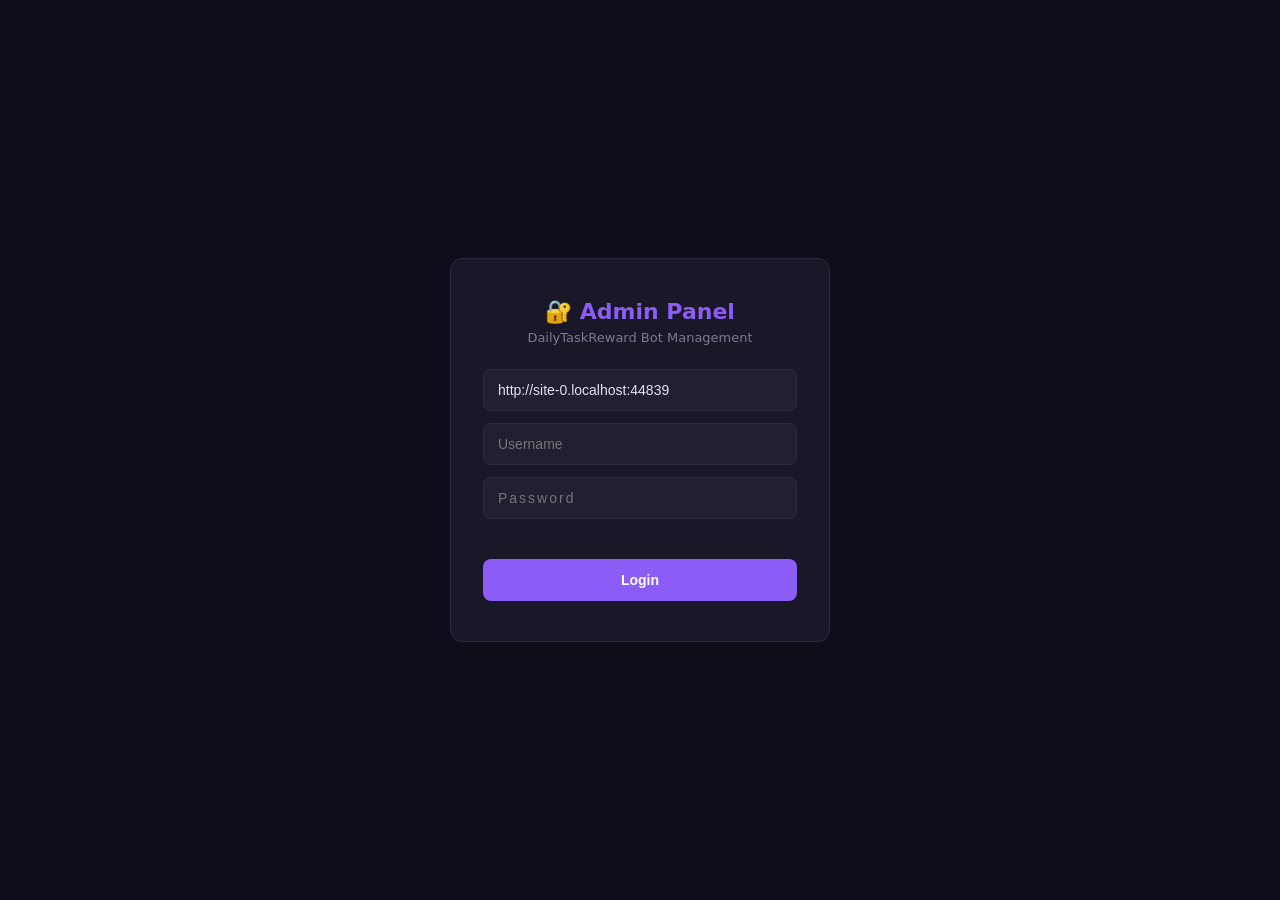
<file: webapp/admin.html>
<!DOCTYPE html>
<html lang="en">
<head>
  <meta charset="UTF-8">
  <meta name="viewport" content="width=device-width, initial-scale=1.0">
  <title>Admin Panel — DailyTaskReward</title>
  <style>
    *, *::before, *::after { box-sizing: border-box; margin: 0; padding: 0; }

    :root {
      --bg:       #0f0d1a;
      --surface:  #1a1728;
      --surface2: #231f33;
      --border:   #2e2a42;
      --accent:   #8b5cf6;
      --accent2:  #6d28d9;
      --green:    #10b981;
      --red:      #ef4444;
      --yellow:   #f59e0b;
      --blue:     #3b82f6;
      --text:     #e2e0f0;
      --muted:    #7c7a92;
      --radius:   12px;
    }

    body {
      background: var(--bg);
      color: var(--text);
      font-family: 'Segoe UI', system-ui, sans-serif;
      font-size: 14px;
      min-height: 100vh;
    }

    /* ── Login screen ── */
    #loginScreen {
      display: flex;
      align-items: center;
      justify-content: center;
      min-height: 100vh;
      padding: 20px;
    }
    .login-box {
      background: var(--surface);
      border: 1px solid var(--border);
      border-radius: var(--radius);
      padding: 40px 32px;
      width: 100%;
      max-width: 380px;
      text-align: center;
    }
    .login-box h1 { font-size: 22px; margin-bottom: 6px; color: var(--accent); }
    .login-box p  { color: var(--muted); margin-bottom: 24px; font-size: 13px; }
    .login-box input {
      width: 100%;
      padding: 12px 14px;
      background: var(--surface2);
      border: 1px solid var(--border);
      border-radius: 8px;
      color: var(--text);
      font-size: 14px;
      margin-bottom: 12px;
      outline: none;
      transition: border-color .2s;
    }
    .login-box input:focus { border-color: var(--accent); }
    .login-box input[type="password"] { letter-spacing: 2px; }
    .login-box .err { color: var(--red); font-size: 12px; margin-bottom: 10px; min-height: 18px; }
    .btn {
      padding: 10px 20px;
      border: none;
      border-radius: 8px;
      cursor: pointer;
      font-size: 14px;
      font-weight: 600;
      transition: opacity .15s;
    }
    .btn:hover { opacity: .85; }
    .btn-primary { background: var(--accent); color: #fff; width: 100%; padding: 13px; }
    .btn-green   { background: var(--green);  color: #fff; }
    .btn-red     { background: var(--red);    color: #fff; }
    .btn-yellow  { background: var(--yellow); color: #000; }
    .btn-ghost   { background: var(--surface2); color: var(--text); border: 1px solid var(--border); }
    .btn-sm      { padding: 5px 12px; font-size: 12px; }

    /* ── Main layout ── */
    #adminApp { display: none; }
    .topbar {
      background: var(--surface);
      border-bottom: 1px solid var(--border);
      padding: 0 24px;
      height: 56px;
      display: flex;
      align-items: center;
      justify-content: space-between;
      position: sticky;
      top: 0;
      z-index: 100;
    }
    .topbar-brand { font-weight: 700; font-size: 16px; color: var(--accent); }
    .topbar-right { display: flex; align-items: center; gap: 12px; }
    .api-url-display { font-size: 11px; color: var(--muted); max-width: 200px; overflow: hidden; text-overflow: ellipsis; white-space: nowrap; }

    .tabs {
      display: flex;
      gap: 4px;
      padding: 16px 24px 0;
      border-bottom: 1px solid var(--border);
      background: var(--surface);
    }
    .tab-btn {
      padding: 10px 20px;
      background: none;
      border: none;
      border-bottom: 2px solid transparent;
      color: var(--muted);
      cursor: pointer;
      font-size: 14px;
      font-weight: 600;
      transition: color .15s, border-color .15s;
    }
    .tab-btn.active { color: var(--accent); border-color: var(--accent); }

    .content { padding: 24px; max-width: 1100px; margin: 0 auto; }

    .tab-panel { display: none; }
    .tab-panel.active { display: block; }

    /* ── Stats ── */
    .stats-grid {
      display: grid;
      grid-template-columns: repeat(auto-fill, minmax(160px, 1fr));
      gap: 14px;
      margin-bottom: 28px;
    }
    .stat-card {
      background: var(--surface);
      border: 1px solid var(--border);
      border-radius: var(--radius);
      padding: 18px 16px;
    }
    .stat-card .label { color: var(--muted); font-size: 11px; text-transform: uppercase; letter-spacing: .5px; margin-bottom: 8px; }
    .stat-card .value { font-size: 26px; font-weight: 800; }

    /* ── Table ── */
    .card {
      background: var(--surface);
      border: 1px solid var(--border);
      border-radius: var(--radius);
      overflow: hidden;
      margin-bottom: 20px;
    }
    .card-header {
      padding: 14px 18px;
      border-bottom: 1px solid var(--border);
      display: flex;
      align-items: center;
      justify-content: space-between;
      gap: 12px;
      flex-wrap: wrap;
    }
    .card-header h3 { font-size: 15px; font-weight: 700; }
    .card-header .controls { display: flex; gap: 8px; align-items: center; flex-wrap: wrap; }
    .card-header input, .card-header select {
      padding: 7px 10px;
      background: var(--surface2);
      border: 1px solid var(--border);
      border-radius: 7px;
      color: var(--text);
      font-size: 13px;
      outline: none;
    }
    table {
      width: 100%;
      border-collapse: collapse;
    }
    th, td {
      padding: 11px 14px;
      text-align: left;
      border-bottom: 1px solid var(--border);
      font-size: 13px;
    }
    th { color: var(--muted); font-weight: 600; font-size: 11px; text-transform: uppercase; background: var(--surface2); }
    tr:last-child td { border-bottom: none; }
    tr:hover td { background: rgba(139,92,246,.06); }

    .badge {
      padding: 3px 9px;
      border-radius: 20px;
      font-size: 11px;
      font-weight: 700;
    }
    .badge-pending  { background: rgba(245,158,11,.15); color: var(--yellow); }
    .badge-approved { background: rgba(16,185,129,.15); color: var(--green); }
    .badge-rejected { background: rgba(239,68,68,.15);  color: var(--red); }
    .badge-banned   { background: rgba(239,68,68,.15);  color: var(--red); }
    .badge-active   { background: rgba(16,185,129,.15); color: var(--green); }

    .action-row { display: flex; gap: 6px; flex-wrap: wrap; }

    .pagination {
      display: flex;
      align-items: center;
      gap: 10px;
      padding: 12px 18px;
      border-top: 1px solid var(--border);
      font-size: 13px;
      color: var(--muted);
    }
    .pagination button { min-width: 80px; }

    /* ── Modal ── */
    .modal-backdrop {
      position: fixed; inset: 0;
      background: rgba(0,0,0,.7);
      display: flex; align-items: center; justify-content: center;
      z-index: 500;
      opacity: 0; pointer-events: none;
      transition: opacity .2s;
    }
    .modal-backdrop.open { opacity: 1; pointer-events: all; }
    .modal {
      background: var(--surface);
      border: 1px solid var(--border);
      border-radius: var(--radius);
      padding: 28px;
      width: 100%;
      max-width: 420px;
      transform: translateY(20px);
      transition: transform .2s;
    }
    .modal-backdrop.open .modal { transform: translateY(0); }
    .modal h3 { margin-bottom: 12px; font-size: 17px; }
    .modal p { color: var(--muted); margin-bottom: 20px; font-size: 13px; line-height: 1.6; }
    .modal input {
      width: 100%;
      padding: 10px 12px;
      background: var(--surface2);
      border: 1px solid var(--border);
      border-radius: 8px;
      color: var(--text);
      font-size: 14px;
      margin-bottom: 16px;
      outline: none;
    }
    .modal-actions { display: flex; gap: 10px; justify-content: flex-end; }

    .empty { text-align: center; padding: 40px; color: var(--muted); }
    .loading { text-align: center; padding: 30px; color: var(--muted); }

    .toast {
      position: fixed; bottom: 24px; right: 24px;
      background: var(--surface2);
      border: 1px solid var(--border);
      border-radius: 10px;
      padding: 12px 18px;
      font-size: 13px;
      z-index: 1000;
      opacity: 0;
      transform: translateY(10px);
      transition: opacity .25s, transform .25s;
      pointer-events: none;
    }
    .toast.show { opacity: 1; transform: translateY(0); }
    .toast.success { border-color: var(--green); color: var(--green); }
    .toast.error   { border-color: var(--red);   color: var(--red); }

    @media (max-width: 600px) {
      .content { padding: 14px; }
      .topbar  { padding: 0 14px; }
      .tabs    { padding: 12px 14px 0; overflow-x: auto; }
      th, td   { padding: 9px 10px; }
    }
  </style>
</head>
<body>

<!-- ── Login ── -->
<div id="loginScreen">
  <div class="login-box">
    <h1>🔐 Admin Panel</h1>
    <p>DailyTaskReward Bot Management</p>
    <input id="serverUrlInput" type="url" placeholder="Server URL (e.g. http://localhost:8080)" autocomplete="url">
    <input id="usernameInput" type="text" placeholder="Username" autocomplete="username">
    <input id="passwordInput" type="password" placeholder="Password" autocomplete="current-password" onkeydown="if(event.key==='Enter')doLogin()">
    <div class="err" id="loginErr"></div>
    <button class="btn btn-primary" onclick="doLogin()">Login</button>
  </div>
</div>

<!-- ── App ── -->
<div id="adminApp">
  <header class="topbar">
    <span class="topbar-brand">⚙️ Admin Panel</span>
    <div class="topbar-right">
      <span class="api-url-display" id="topApiUrl"></span>
      <button class="btn btn-ghost btn-sm" onclick="doLogout()">Logout</button>
    </div>
  </header>

  <nav class="tabs">
    <button class="tab-btn active" onclick="showTab('dashboard')">📊 Dashboard</button>
    <button class="tab-btn" onclick="showTab('withdrawals')">💸 Withdrawals</button>
    <button class="tab-btn" onclick="showTab('users')">👥 Users</button>
  </nav>

  <div class="content">

    <!-- Dashboard -->
    <div class="tab-panel active" id="tab-dashboard">
      <div class="stats-grid" id="statsGrid">
        <div class="loading">Loading stats…</div>
      </div>
    </div>

    <!-- Withdrawals -->
    <div class="tab-panel" id="tab-withdrawals">
      <div class="card">
        <div class="card-header">
          <h3>Withdrawal Requests</h3>
          <div class="controls">
            <select id="wdStatusFilter" onchange="loadWithdrawals()">
              <option value="pending">Pending</option>
              <option value="approved">Approved</option>
              <option value="rejected">Rejected</option>
              <option value="all">All</option>
            </select>
            <button class="btn btn-ghost btn-sm" onclick="loadWithdrawals()">↻ Refresh</button>
          </div>
        </div>
        <div id="wdTableWrap"><div class="loading">Loading…</div></div>
        <div class="pagination" id="wdPagination" style="display:none">
          <button class="btn btn-ghost btn-sm" id="wdPrevBtn" onclick="wdPage(-1)">◀ Prev</button>
          <span id="wdPageInfo"></span>
          <button class="btn btn-ghost btn-sm" id="wdNextBtn" onclick="wdPage(1)">Next ▶</button>
        </div>
      </div>
    </div>

    <!-- Users -->
    <div class="tab-panel" id="tab-users">
      <div class="card">
        <div class="card-header">
          <h3>Users</h3>
          <div class="controls">
            <input id="userSearch" type="text" placeholder="Search name / username / ID…" oninput="debounceUserSearch()">
            <button class="btn btn-ghost btn-sm" onclick="loadUsers()">↻ Refresh</button>
          </div>
        </div>
        <div id="usersTableWrap"><div class="loading">Loading…</div></div>
        <div class="pagination" id="userPagination" style="display:none">
          <button class="btn btn-ghost btn-sm" id="userPrevBtn" onclick="userPage(-1)">◀ Prev</button>
          <span id="userPageInfo"></span>
          <button class="btn btn-ghost btn-sm" id="userNextBtn" onclick="userPage(1)">Next ▶</button>
        </div>
      </div>
    </div>

  </div>
</div>

<!-- Confirm modal -->
<div class="modal-backdrop" id="confirmModal">
  <div class="modal">
    <h3 id="modalTitle">Confirm</h3>
    <p id="modalBody"></p>
    <div class="modal-actions">
      <button class="btn btn-ghost" onclick="closeModal()">Cancel</button>
      <button class="btn btn-primary" id="modalConfirmBtn" onclick="modalConfirm()">Confirm</button>
    </div>
  </div>
</div>

<!-- Add Points modal -->
<div class="modal-backdrop" id="pointsModal">
  <div class="modal">
    <h3>Add / Deduct Points</h3>
    <p>Enter positive number to add, negative to deduct. User: <strong id="pointsUserLabel"></strong></p>
    <input id="pointsInput" type="number" placeholder="e.g. 500 or -200">
    <div class="modal-actions">
      <button class="btn btn-ghost" onclick="closePointsModal()">Cancel</button>
      <button class="btn btn-primary" onclick="confirmAddPoints()">Apply</button>
    </div>
  </div>
</div>

<!-- Toast -->
<div class="toast" id="toast"></div>

<script>
// ──────────────────────────────────────────────
// State
// ──────────────────────────────────────────────
let API_URL = "";
let TOKEN   = "";
const PAGE_SIZE = 50;
let wdOffset   = 0;
let wdTotal    = 0;
let userOffset = 0;
let userTotal  = 0;
let _modalCb   = null;
let _pointsUserId = null;
let _searchTimer  = null;

// ──────────────────────────────────────────────
// Auth
// ──────────────────────────────────────────────
async function doLogin() {
  const serverUrl = document.getElementById("serverUrlInput").value.trim().replace(/\/$/, "");
  const username  = document.getElementById("usernameInput").value.trim();
  const password  = document.getElementById("passwordInput").value;
  const errEl     = document.getElementById("loginErr");
  errEl.textContent = "";
  if (!serverUrl) { errEl.textContent = "Please enter the server URL."; return; }
  if (!username || !password) { errEl.textContent = "Please enter username and password."; return; }

  API_URL = serverUrl;
  try {
    const res = await fetch(API_URL + "/api/login", {
      method: "POST",
      headers: { "Content-Type": "application/json" },
      body: JSON.stringify({ username, password }),
    });
    const data = await res.json();
    if (!res.ok) { errEl.textContent = data.error || "Login failed."; return; }
    TOKEN = data.token;
    sessionStorage.setItem("admin_token", TOKEN);
    sessionStorage.setItem("admin_api_url", API_URL);
    showApp();
  } catch(e) {
    errEl.textContent = "Cannot reach server: " + e.message;
  }
}

function doLogout() {
  sessionStorage.removeItem("admin_token");
  sessionStorage.removeItem("admin_api_url");
  API_URL = TOKEN = "";
  document.getElementById("adminApp").style.display    = "none";
  document.getElementById("loginScreen").style.display = "flex";
  document.getElementById("passwordInput").value = "";
}

function showApp() {
  document.getElementById("loginScreen").style.display = "none";
  document.getElementById("adminApp").style.display    = "block";
  document.getElementById("topApiUrl").textContent     = API_URL;
  loadDashboard();
}

// ──────────────────────────────────────────────
// Fetch helper
// ──────────────────────────────────────────────
async function api(path, opts = {}) {
  const res = await fetch(API_URL + path, {
    ...opts,
    headers: {
      "Authorization": `Bearer ${TOKEN}`,
      "Content-Type": "application/json",
      ...(opts.headers || {}),
    },
  });
  if (res.status === 401) { doLogout(); throw new Error("Unauthorized"); }
  if (!res.ok) { const e = await res.json().catch(()=>({error: res.statusText})); throw new Error(e.error || res.statusText); }
  return res.json();
}

// ──────────────────────────────────────────────
// Toast
// ──────────────────────────────────────────────
function toast(msg, type = "success") {
  const t = document.getElementById("toast");
  t.textContent = msg;
  t.className = `toast show ${type}`;
  setTimeout(() => t.className = "toast", 3000);
}

// ──────────────────────────────────────────────
// Tabs
// ──────────────────────────────────────────────
function showTab(name) {
  document.querySelectorAll(".tab-panel").forEach(p => p.classList.remove("active"));
  document.querySelectorAll(".tab-btn").forEach(b => b.classList.remove("active"));
  document.getElementById("tab-" + name).classList.add("active");
  event.currentTarget.classList.add("active");
  if (name === "dashboard")   loadDashboard();
  if (name === "withdrawals") loadWithdrawals();
  if (name === "users")       loadUsers();
}

// ──────────────────────────────────────────────
// Dashboard
// ──────────────────────────────────────────────
async function loadDashboard() {
  const g = document.getElementById("statsGrid");
  g.innerHTML = '<div class="loading">Loading stats…</div>';
  try {
    const s = await api("/api/stats");
    const cards = [
      { label: "Total Users",         value: s.total_users,             color: "#8b5cf6" },
      { label: "New Today",           value: s.today_users,             color: "#3b82f6" },
      { label: "Tasks Today",         value: s.today_tasks,             color: "#10b981" },
      { label: "Pending Withdrawals", value: s.pending_withdrawals,     color: "#f59e0b" },
      { label: "Total Points Given",  value: s.total_points_distributed, color: "#ec4899" },
    ];
    g.innerHTML = cards.map(c => `
      <div class="stat-card">
        <div class="label">${c.label}</div>
        <div class="value" style="color:${c.color}">${c.value?.toLocaleString()}</div>
      </div>`).join("");
  } catch(e) {
    g.innerHTML = `<div class="empty">Error: ${e.message}</div>`;
  }
}

// ──────────────────────────────────────────────
// Withdrawals
// ──────────────────────────────────────────────
async function loadWithdrawals() {
  wdOffset = 0;
  await fetchWithdrawals();
}

async function fetchWithdrawals() {
  const status = document.getElementById("wdStatusFilter").value;
  const wrap   = document.getElementById("wdTableWrap");
  wrap.innerHTML = '<div class="loading">Loading…</div>';
  try {
    const data = await api(`/api/withdrawals?status=${encodeURIComponent(status)}&limit=${PAGE_SIZE}&offset=${wdOffset}`);
    wdTotal = data.total;
    renderWithdrawalsTable(data.rows);
  } catch(e) {
    wrap.innerHTML = `<div class="empty">Error: ${e.message}</div>`;
  }
}

function renderWithdrawalsTable(rows) {
  const wrap = document.getElementById("wdTableWrap");
  if (!rows.length) { wrap.innerHTML = '<div class="empty">No records found.</div>'; hidePagination("wd"); return; }
  const methodLabel = { bkash: "bKash", nagad: "Nagad", rocket: "Rocket" };
  wrap.innerHTML = `<table>
    <thead><tr>
      <th>#</th><th>User</th><th>Amount</th><th>Method</th><th>Number</th><th>Status</th><th>Date</th><th>Actions</th>
    </tr></thead>
    <tbody>
    ${rows.map(w => {
      const name = w.full_name || w.username || w.user_id;
      const status = w.status;
      const badge = `<span class="badge badge-${status}">${status}</span>`;
      const actions = status === "pending" ? `
        <div class="action-row">
          <button class="btn btn-green btn-sm" onclick="confirmAction('approve_wd',${w.id},'Approve withdrawal #${w.id} for ${name}?')">✓ Approve</button>
          <button class="btn btn-red btn-sm"   onclick="confirmAction('reject_wd',${w.id},'Reject and refund points for withdrawal #${w.id}?')">✗ Reject</button>
        </div>` : "—";
      return `<tr>
        <td><code>${w.id}</code></td>
        <td>${escHtml(name)}<br><span style="color:var(--muted);font-size:11px">${w.user_id}</span></td>
        <td><strong>৳${Number(w.amount_bdt).toFixed(2)}</strong><br><span style="color:var(--muted);font-size:11px">${w.points} pts</span></td>
        <td>${methodLabel[w.payment_method] || w.payment_method}</td>
        <td><code>${escHtml(w.payment_number)}</code></td>
        <td>${badge}</td>
        <td>${w.requested_at ? w.requested_at.slice(0,16) : "—"}</td>
        <td>${actions}</td>
      </tr>`;
    }).join("")}
    </tbody>
  </table>`;
  renderPagination("wd", wdOffset, wdTotal);
}

function wdPage(dir) {
  wdOffset = Math.max(0, wdOffset + dir * PAGE_SIZE);
  fetchWithdrawals();
}

// ──────────────────────────────────────────────
// Users
// ──────────────────────────────────────────────
async function loadUsers() {
  userOffset = 0;
  await fetchUsers();
}

async function fetchUsers() {
  const search = document.getElementById("userSearch").value.trim();
  const wrap   = document.getElementById("usersTableWrap");
  wrap.innerHTML = '<div class="loading">Loading…</div>';
  try {
    const data = await api(`/api/users?limit=${PAGE_SIZE}&offset=${userOffset}&search=${encodeURIComponent(search)}`);
    userTotal = data.total;
    renderUsersTable(data.rows);
  } catch(e) {
    wrap.innerHTML = `<div class="empty">Error: ${e.message}</div>`;
  }
}

function renderUsersTable(rows) {
  const wrap = document.getElementById("usersTableWrap");
  if (!rows.length) { wrap.innerHTML = '<div class="empty">No users found.</div>'; hidePagination("user"); return; }
  wrap.innerHTML = `<table>
    <thead><tr>
      <th>ID</th><th>Name</th><th>Username</th><th>Points</th><th>Earned</th><th>Withdrawn</th><th>Status</th><th>Joined</th><th>Actions</th>
    </tr></thead>
    <tbody>
    ${rows.map(u => {
      const banned = u.is_banned === 1;
      const badge = `<span class="badge badge-${banned ? "banned" : "active"}">${banned ? "Banned" : "Active"}</span>`;
      return `<tr>
        <td><code>${u.user_id}</code></td>
        <td>${escHtml(u.full_name || "—")}</td>
        <td>${u.username ? "@" + escHtml(u.username) : "—"}</td>
        <td><strong>${u.points?.toLocaleString()}</strong></td>
        <td>${u.total_earned?.toLocaleString()}</td>
        <td>${u.total_withdrawn?.toLocaleString()}</td>
        <td>${badge}</td>
        <td>${u.joined_at ? u.joined_at.slice(0,10) : "—"}</td>
        <td>
          <div class="action-row">
            <button class="btn btn-yellow btn-sm" onclick="openPointsModal(${u.user_id},'${escHtml(u.full_name || u.username || String(u.user_id))}')">± Pts</button>
            ${banned
              ? `<button class="btn btn-green btn-sm" onclick="confirmAction('unban',${u.user_id},'Unban user ${u.user_id}?')">Unban</button>`
              : `<button class="btn btn-red btn-sm"   onclick="confirmAction('ban',${u.user_id},'Ban user ${u.user_id}? They cannot use the bot.')">Ban</button>`
            }
          </div>
        </td>
      </tr>`;
    }).join("")}
    </tbody>
  </table>`;
  renderPagination("user", userOffset, userTotal);
}

function userPage(dir) {
  userOffset = Math.max(0, userOffset + dir * PAGE_SIZE);
  fetchUsers();
}

function debounceUserSearch() {
  clearTimeout(_searchTimer);
  _searchTimer = setTimeout(loadUsers, 400);
}

// ──────────────────────────────────────────────
// Pagination helper
// ──────────────────────────────────────────────
function renderPagination(key, offset, total) {
  const el   = document.getElementById(key + "Pagination");
  const info = document.getElementById(key + "PageInfo");
  const prev = document.getElementById(key + "PrevBtn");
  const next = document.getElementById(key + "NextBtn");
  el.style.display = total > PAGE_SIZE ? "flex" : "none";
  const page = Math.floor(offset / PAGE_SIZE) + 1;
  const pages = Math.ceil(total / PAGE_SIZE);
  info.textContent = `Page ${page} / ${pages}  (${total} total)`;
  prev.disabled = offset === 0;
  next.disabled = offset + PAGE_SIZE >= total;
}

function hidePagination(key) {
  document.getElementById(key + "Pagination").style.display = "none";
}

// ──────────────────────────────────────────────
// Confirm modal
// ──────────────────────────────────────────────
function confirmAction(action, id, msg) {
  document.getElementById("modalTitle").textContent = "Confirm Action";
  document.getElementById("modalBody").textContent  = msg;
  const btn = document.getElementById("modalConfirmBtn");
  if      (action === "approve_wd") { btn.className = "btn btn-green"; btn.textContent = "Approve"; }
  else if (action === "reject_wd")  { btn.className = "btn btn-red";   btn.textContent = "Reject"; }
  else if (action === "ban")        { btn.className = "btn btn-red";   btn.textContent = "Ban"; }
  else if (action === "unban")      { btn.className = "btn btn-green"; btn.textContent = "Unban"; }
  _modalCb = () => executeAction(action, id);
  document.getElementById("confirmModal").classList.add("open");
}

function closeModal() {
  document.getElementById("confirmModal").classList.remove("open");
  _modalCb = null;
}

async function modalConfirm() {
  closeModal();
  if (_modalCb) await _modalCb();
}

async function executeAction(action, id) {
  try {
    if (action === "approve_wd") { await api(`/api/withdrawals/${id}/approve`, { method: "POST" }); toast("✅ Withdrawal approved"); fetchWithdrawals(); }
    if (action === "reject_wd")  { await api(`/api/withdrawals/${id}/reject`,  { method: "POST" }); toast("❌ Withdrawal rejected, points refunded"); fetchWithdrawals(); }
    if (action === "ban")        { await api(`/api/users/${id}/ban`,    { method: "POST" }); toast("🚫 User banned"); fetchUsers(); }
    if (action === "unban")      { await api(`/api/users/${id}/unban`,  { method: "POST" }); toast("✅ User unbanned"); fetchUsers(); }
  } catch(e) {
    toast("Error: " + e.message, "error");
  }
}

// ──────────────────────────────────────────────
// Add Points modal
// ──────────────────────────────────────────────
function openPointsModal(userId, label) {
  _pointsUserId = userId;
  document.getElementById("pointsUserLabel").textContent = label + " (#" + userId + ")";
  document.getElementById("pointsInput").value = "";
  document.getElementById("pointsModal").classList.add("open");
}

function closePointsModal() {
  document.getElementById("pointsModal").classList.remove("open");
  _pointsUserId = null;
}

async function confirmAddPoints() {
  const pts = parseInt(document.getElementById("pointsInput").value, 10);
  if (!pts || isNaN(pts)) { toast("Enter a valid number", "error"); return; }
  closePointsModal();
  try {
    await api(`/api/users/${_pointsUserId}/add_points`, { method: "POST", body: JSON.stringify({ points: pts }) });
    toast(pts > 0 ? `✅ +${pts} points added` : `✅ ${pts} points deducted`);
    fetchUsers();
  } catch(e) {
    toast("Error: " + e.message, "error");
  }
}

// ──────────────────────────────────────────────
// Utils
// ──────────────────────────────────────────────
function escHtml(s) {
  return String(s).replace(/&/g,"&amp;").replace(/</g,"&lt;").replace(/>/g,"&gt;").replace(/"/g,"&quot;");
}

// Close modals on backdrop click
document.getElementById("confirmModal").addEventListener("click", e => { if(e.target === e.currentTarget) closeModal(); });
document.getElementById("pointsModal").addEventListener("click",  e => { if(e.target === e.currentTarget) closePointsModal(); });

// ──────────────────────────────────────────────
// Auto-login from sessionStorage
// ──────────────────────────────────────────────
(function init() {
  // Pre-fill server URL with smart default
  const origin = window.location.origin;
  const smartDefault = (origin && origin !== 'null' && !origin.startsWith('file'))
    ? origin
    : 'http://localhost:8080';
  document.getElementById("serverUrlInput").value = smartDefault;

  // Auto-login from sessionStorage
  const url   = sessionStorage.getItem("admin_api_url");
  const token = sessionStorage.getItem("admin_token");
  if (url && token) {
    document.getElementById("serverUrlInput").value = url;
    API_URL = url;
    TOKEN   = token;
    showApp();
  }
})();
</script>
</body>
</html>
</file>
<file: webapp/styles.css>
:root {
  color-scheme: dark;
  --bg-top: #3a1428;
  --bg-bottom: #181624;
  --panel: rgba(108, 67, 95, 0.76);
  --panel-soft: rgba(94, 58, 84, 0.68);
  --panel-dark: rgba(59, 39, 55, 0.92);
  --text: #f4eff8;
  --muted: #d0b9cb;
  --muted-soft: #ad98aa;
  --line: rgba(255, 255, 255, 0.14);
  --line-strong: rgba(255, 255, 255, 0.22);
  --gold: #f0b53f;
  --violet: #9950ff;
  --violet-soft: #8a63ff;
  --mint: #27c565;
  --mint-soft: #5fe1b2;
  --blue: #4d8dff;
  --coral: #ff8d62;
  --shadow: 0 20px 60px rgba(0, 0, 0, 0.26);
}

* {
  box-sizing: border-box;
}

html,
body {
  margin: 0;
  min-height: 100%;
  font-family: "Manrope", sans-serif;
  background:
    radial-gradient(circle at top left, rgba(171, 104, 255, 0.28), transparent 28%),
    radial-gradient(circle at top right, rgba(255, 184, 77, 0.18), transparent 24%),
    linear-gradient(180deg, var(--bg-top), var(--bg-bottom));
  color: var(--text);
}

body {
  padding: 20px 14px 22px;
}

button {
  font: inherit;
  cursor: pointer;
}

.app-shell {
  position: relative;
  max-width: 460px;
  margin: 0 auto;
  display: flex;
  flex-direction: column;
  gap: 14px;
  min-height: calc(100vh - 42px);
}

.backdrop {
  position: fixed;
  border-radius: 999px;
  filter: blur(60px);
  opacity: 0.35;
  pointer-events: none;
}

.backdrop-a {
  width: 220px;
  height: 220px;
  top: 34px;
  left: -70px;
  background: rgba(150, 92, 255, 0.3);
}

.backdrop-b {
  width: 250px;
  height: 250px;
  right: -110px;
  bottom: 90px;
  background: rgba(73, 95, 255, 0.12);
}

.screen-stack {
  flex: 1;
}

.screen {
  display: none;
  animation: screenIn 220ms ease;
  gap: 16px;
}

.screen.is-active {
  display: grid;
}

@keyframes screenIn {
  from {
    opacity: 0;
    transform: translateY(10px);
  }

  to {
    opacity: 1;
    transform: translateY(0);
  }
}

.hero-card,
.balance-card,
.list-card,
.feature-card,
.compact-card,
.task-card,
.contact-card {
  border: 1px solid var(--line);
  background: linear-gradient(180deg, rgba(112, 68, 102, 0.82), rgba(84, 50, 74, 0.92));
  box-shadow: var(--shadow);
}

.hero-card,
.balance-card,
.list-card,
.compact-card,
.task-card {
  border-radius: 24px;
  padding: 18px;
}

.hero-card {
  display: flex;
  align-items: center;
}

.home-hero {
  padding: 16px 14px;
  border-color: rgba(121, 150, 255, 0.45);
  background: linear-gradient(135deg, rgba(76, 99, 202, 0.34), rgba(108, 53, 121, 0.7));
}

.profile-chip {
  display: flex;
  align-items: center;
  gap: 16px;
  width: 100%;
}

.profile-copy {
  display: flex;
  flex-direction: column;
  gap: 6px;
}

.avatar {
  width: 52px;
  height: 52px;
  border-radius: 50%;
  display: grid;
  place-items: center;
  font-size: 24px;
  font-weight: 800;
  background: radial-gradient(circle at top, #a977ff, #7e4bf2);
  border: 1px solid rgba(192, 178, 255, 0.56);
  box-shadow: inset 0 0 0 2px rgba(255, 255, 255, 0.12);
}

.section-kicker {
  margin: 0 0 8px;
  font-size: 12px;
  letter-spacing: 0.14em;
  text-transform: uppercase;
  color: var(--muted-soft);
}

h1,
h2,
h3,
p {
  margin: 0;
}

h1 {
  font-size: clamp(30px, 6vw, 36px);
  line-height: 1.1;
}

.status-pill,
.tiny-badge {
  display: inline-flex;
  align-items: center;
  border-radius: 999px;
  padding: 5px 12px;
  margin-top: 10px;
  font-size: 12px;
  background: rgba(30, 182, 95, 0.14);
  border: 1px solid rgba(73, 232, 136, 0.26);
  color: #9ff4c3;
}

.balance-card {
  text-align: center;
  padding-top: 26px;
}

.home-balance {
  border-color: rgba(255, 255, 255, 0.34);
  background: linear-gradient(180deg, rgba(95, 60, 86, 0.88), rgba(79, 47, 72, 0.96));
}

.home-balance .section-kicker {
  letter-spacing: 0.18em;
}

.home-balance .stat-box {
  border-radius: 14px;
  background: rgba(255, 255, 255, 0.04);
  border-color: rgba(255, 255, 255, 0.12);
}

.balance-value {
  font-size: clamp(38px, 10vw, 58px);
  line-height: 0.98;
  margin-bottom: 20px;
  letter-spacing: -0.04em;
}

.stats-grid,
.action-grid,
.contact-grid {
  display: grid;
  gap: 14px;
}

.stats-grid {
  grid-template-columns: repeat(2, 1fr);
}

.stat-box {
  border-radius: 18px;
  padding: 18px 14px;
  background: rgba(255, 255, 255, 0.03);
  border: 1px solid var(--line);
}

.stat-box p {
  color: var(--muted);
  margin-bottom: 10px;
  text-transform: uppercase;
  font-size: 11px;
  letter-spacing: 0.08em;
}

.stat-box strong {
  font-size: 18px;
}

.stat-box-strong strong {
  font-size: 20px;
}

.accent-violet-box {
  box-shadow: inset 0 0 0 1px rgba(164, 106, 255, 0.42);
}

.accent-violet-soft {
  box-shadow: inset 0 0 0 1px rgba(196, 118, 255, 0.28);
}

.accent-mint-box {
  box-shadow: inset 0 0 0 1px rgba(54, 212, 124, 0.42);
}

.accent-gold-box {
  box-shadow: inset 0 0 0 1px rgba(241, 183, 66, 0.36);
}

.home-grid,
.contact-grid {
  grid-template-columns: repeat(2, 1fr);
}

.feature-card {
  border-radius: 16px;
  padding: 16px;
  text-align: left;
  min-height: 118px;
  display: flex;
  flex-direction: column;
  align-items: flex-start;
  justify-content: flex-end;
  gap: 8px;
  color: var(--text);
  position: relative;
  overflow: hidden;
  border-color: rgba(255, 255, 255, 0.16);
}

.feature-icon {
  width: 42px;
  height: 42px;
  border-radius: 999px;
  display: grid;
  place-items: center;
  margin-bottom: auto;
}

.feature-glyph {
  width: 20px;
  height: 20px;
}

.feature-watermark {
  position: absolute;
  top: 8px;
  right: 10px;
  opacity: 0.22;
}

.feature-mark {
  width: 52px;
  height: 52px;
}

.feature-card strong,
.task-card h3,
.contact-card strong,
.page-header h2,
.list-card h3 {
  font-weight: 800;
}

.feature-card small {
  color: #d4bfd0;
}

.feature-card-leader {
  border-color: rgba(242, 186, 78, 0.4);
  background: linear-gradient(180deg, rgba(104, 58, 71, 0.88), rgba(87, 50, 62, 0.96));
}

.feature-card-leader .feature-icon {
  color: #f0b53f;
  background: rgba(240, 181, 63, 0.2);
  box-shadow: inset 0 0 0 1px rgba(240, 181, 63, 0.36);
}

.feature-card-leader .feature-watermark {
  color: #f0b53f;
}

.feature-card-referral {
  border-color: rgba(165, 107, 255, 0.42);
  background: linear-gradient(180deg, rgba(95, 58, 89, 0.88), rgba(81, 47, 78, 0.96));
}

.feature-card-referral .feature-icon {
  color: #b78dff;
  background: rgba(165, 107, 255, 0.22);
  box-shadow: inset 0 0 0 1px rgba(165, 107, 255, 0.36);
}

.feature-card-referral .feature-watermark {
  color: #b78dff;
}

.feature-card-tasks {
  background: linear-gradient(180deg, rgba(94, 58, 88, 0.9), rgba(82, 48, 76, 0.96));
}

.feature-card-tasks .feature-icon {
  color: #f09344;
  background: rgba(240, 147, 68, 0.2);
  box-shadow: inset 0 0 0 1px rgba(240, 147, 68, 0.34);
}

.feature-card-wallet {
  background: linear-gradient(180deg, rgba(90, 60, 88, 0.9), rgba(79, 49, 77, 0.96));
}

.feature-card-wallet .feature-icon {
  color: #56d68f;
  background: rgba(86, 214, 143, 0.2);
  box-shadow: inset 0 0 0 1px rgba(86, 214, 143, 0.34);
}

.page-header {
  text-align: center;
  padding-top: 8px;
}

.page-header h2 {
  font-size: 24px;
  line-height: 1.1;
}

.page-header p {
  color: var(--muted);
  margin-top: 6px;
}

.wallet-header h2 {
  color: #51d4cb;
}

.support-header h2 {
  color: #6491ff;
}

.center-header h2 {
  color: #d26cff;
}

.compact-card {
  background: linear-gradient(180deg, rgba(104, 66, 96, 0.88), rgba(79, 49, 74, 0.98));
}

.mini-balance {
  padding: 12px 16px;
}

.mini-balance-row,
.row-between,
.list-header,
.progress-row,
.activity-list li,
.bottom-nav,
.referral-link-box,
.mini-balance-row {
  display: flex;
  align-items: center;
  justify-content: space-between;
}

.mini-avatar {
  width: 30px;
  height: 30px;
  border-radius: 50%;
  display: grid;
  place-items: center;
  background: radial-gradient(circle at top, #9f73ff, #804cf2);
  font-size: 14px;
  font-weight: 800;
}

.micro-label,
.helper-text,
.card-footnote,
.muted-note,
.support-video-top p,
.empty-state small {
  color: var(--muted-soft);
}

.micro-label {
  font-size: 10px;
  text-transform: uppercase;
  letter-spacing: 0.08em;
}

.mini-balance-value {
  display: block;
  margin-top: 3px;
  font-size: 14px;
}

.panel-title,
.list-card h3,
.contact-section h3 {
  font-size: 16px;
}

.goals-counter {
  font-size: 13px;
  color: var(--blue);
}

.slim-progress {
  width: 100%;
  height: 8px;
  border-radius: 999px;
  overflow: hidden;
  background: rgba(255, 255, 255, 0.08);
  margin: 14px 0 10px;
}

.slim-progress-fill,
.progress-fill {
  height: 100%;
  border-radius: inherit;
  background: linear-gradient(90deg, var(--blue), var(--violet));
}

.task-list {
  display: grid;
  gap: 16px;
}

.task-card {
  position: relative;
  text-align: center;
  padding-top: 22px;
}

.task-card-primary {
  box-shadow: 0 20px 60px rgba(0, 0, 0, 0.22), inset 0 0 0 1px rgba(124, 124, 255, 0.18);
}

.task-card-muted {
  opacity: 0.78;
}

.task-badge {
  position: absolute;
  top: 12px;
  right: 14px;
  border-radius: 999px;
  padding: 4px 8px;
  font-size: 10px;
  background: rgba(155, 116, 255, 0.16);
  color: var(--text);
}

.task-badge-muted {
  background: rgba(255, 255, 255, 0.12);
}

.task-icon-bubble,
.contact-icon,
.empty-icon {
  width: 48px;
  height: 48px;
  border-radius: 50%;
  display: grid;
  place-items: center;
  font-size: 14px;
  font-weight: 800;
  margin: 0 auto 16px;
  background: rgba(142, 90, 255, 0.18);
  box-shadow: inset 0 0 0 1px rgba(154, 98, 255, 0.25);
}

.task-glyph {
  width: 22px;
  height: 22px;
}

.task-icon-watch-ad {
  color: #8fb2ff;
  background: rgba(77, 141, 255, 0.16);
  box-shadow: inset 0 0 0 1px rgba(77, 141, 255, 0.3);
}

.task-icon-visit-site {
  color: #58d3ff;
  background: rgba(88, 211, 255, 0.14);
  box-shadow: inset 0 0 0 1px rgba(88, 211, 255, 0.28);
}

.task-icon-daily-checkin {
  color: #f0c14a;
  background: rgba(240, 193, 74, 0.16);
  box-shadow: inset 0 0 0 1px rgba(240, 193, 74, 0.3);
}

.muted-bubble {
  background: rgba(255, 255, 255, 0.08);
  color: rgba(255, 255, 255, 0.7);
  box-shadow: inset 0 0 0 1px rgba(255, 255, 255, 0.08);
}

.task-card p {
  color: var(--muted);
  margin-top: 6px;
}

.reward-pill {
  display: inline-flex;
  justify-content: center;
  border-radius: 999px;
  padding: 6px 12px;
  margin: 14px 0;
  background: rgba(31, 205, 91, 0.14);
  color: #89f3b3;
  border: 1px solid rgba(63, 227, 123, 0.22);
}

.reward-pill-green {
  background: rgba(31, 205, 91, 0.14);
  color: #89f3b3;
}

.reward-pill-muted {
  background: rgba(255, 255, 255, 0.08);
  color: var(--muted);
  border-color: rgba(255, 255, 255, 0.08);
}

.primary-button,
.share-button,
.withdraw-button {
  width: 100%;
  border: 0;
  border-radius: 14px;
  padding: 15px 16px;
  color: #fff;
  font-weight: 700;
  background: linear-gradient(90deg, #457ff7, #a538ff);
}

.alt-button {
  background: linear-gradient(90deg, #943cff, #c438ff);
}

.disabled-button {
  background: rgba(255, 255, 255, 0.08);
  color: rgba(255, 255, 255, 0.6);
  cursor: not-allowed;
}

.wallet-balance-card {
  padding-bottom: 24px;
}

.wallet-value {
  font-size: clamp(34px, 8vw, 46px);
}

.withdraw-button {
  background: linear-gradient(90deg, #22c464, #0fa764);
  box-shadow: 0 14px 32px rgba(26, 192, 92, 0.24);
}

.withdraw-button[disabled] {
  cursor: not-allowed;
  opacity: 0.7;
  box-shadow: none;
  background: linear-gradient(90deg, #5c6370, #474d57);
}

.withdraw-req-info {
  margin-top: 14px;
  color: var(--muted-soft);
  line-height: 1.6;
}

.withdraw-form-group {
  display: grid;
  gap: 8px;
  margin-bottom: 14px;
}

.withdraw-label {
  font-size: 13px;
  color: var(--muted-soft);
}

.withdraw-input {
  width: 100%;
  border: 1px solid var(--line);
  border-radius: 12px;
  padding: 13px 14px;
  background: rgba(36, 23, 35, 0.52);
  color: var(--text);
  outline: none;
  font: inherit;
}

.withdraw-input:focus {
  border-color: rgba(127, 40, 255, 0.8);
}

.referral-top-grid {
  margin-top: 4px;
}

.referral-card,
.support-video-card,
.wallet-history-card,
.empty-card {
  background: linear-gradient(180deg, rgba(105, 66, 95, 0.9), rgba(87, 52, 75, 0.96));
}

.referral-banner {
  margin: 16px 0 14px;
  padding: 16px 14px;
  border-radius: 14px;
  text-align: center;
  line-height: 1.6;
  background: linear-gradient(90deg, rgba(77, 138, 255, 0.9), rgba(164, 69, 255, 0.92));
}

.referral-link-box {
  gap: 10px;
  border-radius: 14px;
  padding: 10px;
  background: rgba(36, 23, 35, 0.52);
  margin-bottom: 14px;
}

.referral-link-input {
  width: 100%;
  border: 0;
  background: transparent;
  color: var(--text);
  outline: none;
}

.copy-button {
  border: 0;
  border-radius: 12px;
  padding: 10px 14px;
  background: linear-gradient(180deg, #9346ff, #7f28ff);
  color: #fff;
  font-weight: 700;
}

.empty-state {
  min-height: 150px;
  display: grid;
  place-items: center;
  text-align: center;
  color: var(--muted);
  padding: 18px 0 6px;
}

.empty-icon {
  margin-bottom: 12px;
}

.data-list {
  display: grid;
  gap: 12px;
  margin-top: 16px;
}

.data-list-item {
  display: flex;
  align-items: center;
  justify-content: space-between;
  gap: 12px;
  padding: 14px 0;
  border-top: 1px solid var(--line);
}

.data-list-item:first-child {
  border-top: 0;
  padding-top: 0;
}

.data-list-item strong {
  display: block;
}

.data-list-item small {
  color: var(--muted-soft);
}

.status-chip {
  display: inline-flex;
  align-items: center;
  border-radius: 999px;
  padding: 4px 10px;
  font-size: 11px;
  background: rgba(255, 255, 255, 0.08);
}

.status-chip.pending {
  color: #ffdb8b;
  background: rgba(255, 190, 65, 0.14);
}

.status-chip.approved {
  color: #8af1b3;
  background: rgba(39, 197, 101, 0.14);
}

.status-chip.rejected {
  color: #ffb6b6;
  background: rgba(255, 98, 98, 0.14);
}

.support-video-top {
  margin-bottom: 12px;
  display: flex;
  align-items: center;
  gap: 12px;
}

.support-video-icon {
  width: 42px;
  height: 42px;
  border-radius: 50%;
  display: grid;
  place-items: center;
  background: rgba(255, 76, 76, 0.2);
  color: #ff6b6b;
  box-shadow: inset 0 0 0 1px rgba(255, 106, 106, 0.26);
}

.support-video-glyph {
  width: 18px;
  height: 18px;
}

.support-video-top h3 {
  font-size: 16px;
  line-height: 1.1;
}

.video-thumb {
  width: 100%;
  min-height: 190px;
  border: 1px solid rgba(255, 255, 255, 0.08);
  border-radius: 16px;
  background:
    linear-gradient(135deg, rgba(73, 139, 255, 0.24), transparent 30%),
    linear-gradient(25deg, rgba(255, 195, 0, 0.14), transparent 22%),
    linear-gradient(180deg, rgba(39, 26, 37, 0.72), rgba(42, 24, 39, 0.92)),
    url("data:image/svg+xml,%3Csvg xmlns='http://www.w3.org/2000/svg' width='800' height='450' viewBox='0 0 800 450'%3E%3Crect width='800' height='450' fill='%23412639'/%3E%3Ccircle cx='630' cy='120' r='95' fill='%23ffbf43' fill-opacity='.12'/%3E%3Ccircle cx='160' cy='340' r='120' fill='%235490ff' fill-opacity='.15'/%3E%3Crect x='58' y='54' width='250' height='340' rx='26' fill='%23663968' stroke='%238978ff' stroke-opacity='.3'/%3E%3Crect x='90' y='145' width='185' height='110' rx='18' fill='%236c4466'/%3E%3Crect x='105' y='168' width='155' height='14' rx='7' fill='%23ffffff' fill-opacity='.8'/%3E%3Crect x='105' y='192' width='115' height='14' rx='7' fill='%23ffffff' fill-opacity='.5'/%3E%3Crect x='105' y='282' width='76' height='54' rx='16' fill='%23f0b53f' fill-opacity='.25'/%3E%3Crect x='193' y='282' width='76' height='54' rx='16' fill='%2354d49d' fill-opacity='.22'/%3E%3Cpath d='M405 112l295-46-46 123 76 23-288 58z' fill='%23ff3b4c' fill-opacity='.9'/%3E%3Ctext x='414' y='170' font-size='46' font-family='Arial' font-weight='700' fill='%23fff200'%3ETwitter%3C/text%3E%3Ctext x='390' y='244' font-size='74' font-family='Arial' font-weight='900' fill='%230d0d0d'%3ETwitter%3C/text%3E%3C/svg%3E");
  background-size: cover;
  color: #fff;
  position: relative;
  overflow: hidden;
}

.video-play {
  position: absolute;
  inset: 50% auto auto 50%;
  transform: translate(-50%, -50%);
  width: 86px;
  height: 62px;
  border-radius: 20px;
  background: #ff2248;
  display: grid;
  place-items: center;
  font-size: 16px;
  font-weight: 800;
}

.video-caption {
  position: absolute;
  left: 18px;
  bottom: 16px;
  font-weight: 700;
}

.contact-section {
  display: grid;
  gap: 10px;
  margin-top: 2px;
}

.support-screen {
  align-content: start;
  padding-top: 8px;
  gap: 16px;
}

.section-heading-line {
  width: 4px;
  height: 24px;
  background: linear-gradient(180deg, #4f7dff, #d36bff);
}

.contact-section h3 {
  font-size: 32px;
  letter-spacing: -0.01em;
}

.support-video-card {
  border-color: rgba(255, 255, 255, 0.3);
  padding: 14px;
}

.support-header {
  padding-top: 0;
}

.support-header h2 {
  color: #75a8ff;
}

.support-header p {
  color: #c7b7d0;
}

.contact-card {
  border-radius: 14px;
  padding: 14px 14px 16px;
  text-align: center;
  display: grid;
  gap: 8px;
  min-height: 146px;
  justify-items: center;
  background: linear-gradient(180deg, rgba(110, 68, 100, 0.84), rgba(83, 48, 72, 0.94));
  border: 1px solid rgba(255, 255, 255, 0.2);
}

.contact-icon {
  width: 60px;
  height: 60px;
  margin: 0 auto 6px;
}

.contact-glyph {
  width: 24px;
  height: 24px;
}

.contact-card strong {
  font-size: 18px;
  line-height: 1.05;
}

.contact-card small {
  color: #d4bfd0;
  font-size: 13px;
}

.contact-card-telegram {
  border-color: rgba(114, 142, 255, 0.46);
}

.contact-icon-telegram {
  color: #79bcff;
  background: rgba(121, 188, 255, 0.2);
  box-shadow: inset 0 0 0 1px rgba(121, 188, 255, 0.24);
}

.contact-card-email {
  border-color: rgba(171, 102, 255, 0.5);
}

.contact-icon-email {
  color: #c986ff;
  background: rgba(201, 134, 255, 0.2);
  box-shadow: inset 0 0 0 1px rgba(201, 134, 255, 0.26);
}

.contact-card-faq {
  border-color: rgba(241, 183, 66, 0.48);
}

.contact-icon-faq {
  color: #f0b53f;
  background: rgba(240, 181, 63, 0.2);
  box-shadow: inset 0 0 0 1px rgba(240, 181, 63, 0.3);
}

.contact-card-live-chat {
  border-color: rgba(86, 214, 143, 0.45);
}

.contact-icon-live-chat {
  color: #59de96;
  background: rgba(86, 214, 143, 0.2);
  box-shadow: inset 0 0 0 1px rgba(86, 214, 143, 0.28);
}

.muted-note {
  font-size: 12px;
}

.bottom-nav {
  gap: 0;
  padding: 8px 8px calc(8px + env(safe-area-inset-bottom));
  border-radius: 0;
  border-top: 1px solid rgba(255, 255, 255, 0.2);
  border-left: 1px solid rgba(255, 255, 255, 0.08);
  border-right: 1px solid rgba(255, 255, 255, 0.08);
  background: rgba(18, 16, 33, 0.96);
  -webkit-backdrop-filter: blur(8px);
  backdrop-filter: blur(8px);
  position: sticky;
  bottom: 0;
  box-shadow: 0 -8px 22px rgba(0, 0, 0, 0.22);
}

.nav-item {
  flex: 1;
  border: 0;
  border-radius: 10px;
  background: transparent;
  color: rgba(248, 246, 255, 0.9);
  padding: 4px 2px;
  display: grid;
  gap: 6px;
  justify-items: center;
  font-size: 10px;
  transition: color 150ms ease, background 150ms ease;
}

.nav-icon {
  width: 24px;
  height: 24px;
  border-radius: 0;
  display: grid;
  place-items: center;
  background: transparent;
  color: currentColor;
}

.nav-glyph {
  width: 22px;
  height: 22px;
}

.nav-label {
  font-size: 11px;
  font-weight: 500;
  letter-spacing: 0;
  color: currentColor;
}

.nav-item.active {
  background: transparent;
}

.nav-item.active .nav-icon {
  color: #8c74ff;
}

.nav-item.active .nav-label {
  color: #78a9ff;
}

.nav-item:not(.active):hover {
  color: #ffffff;
}

@media (max-width: 420px) {
  .home-grid,
  .contact-grid,
  .stats-grid {
    grid-template-columns: 1fr;
  }

  .balance-value {
    font-size: 46px;
  }

  .brand-logo {
    width: 60px;
    height: 60px;
  }

  .bottom-nav {
    padding-left: 4px;
    padding-right: 4px;
  }

  .nav-item {
    padding: 4px 1px;
  }

  .nav-icon {
    width: 22px;
    height: 22px;
  }

  .nav-glyph {
    width: 20px;
    height: 20px;
  }

  .nav-label {
    font-size: 10px;
  }

  .contact-section h3 {
    font-size: 28px;
  }

  .contact-card {
    min-height: 138px;
  }

  .contact-icon {
    width: 54px;
    height: 54px;
  }

  .support-video-icon {
    width: 38px;
    height: 38px;
  }
}
</file>
